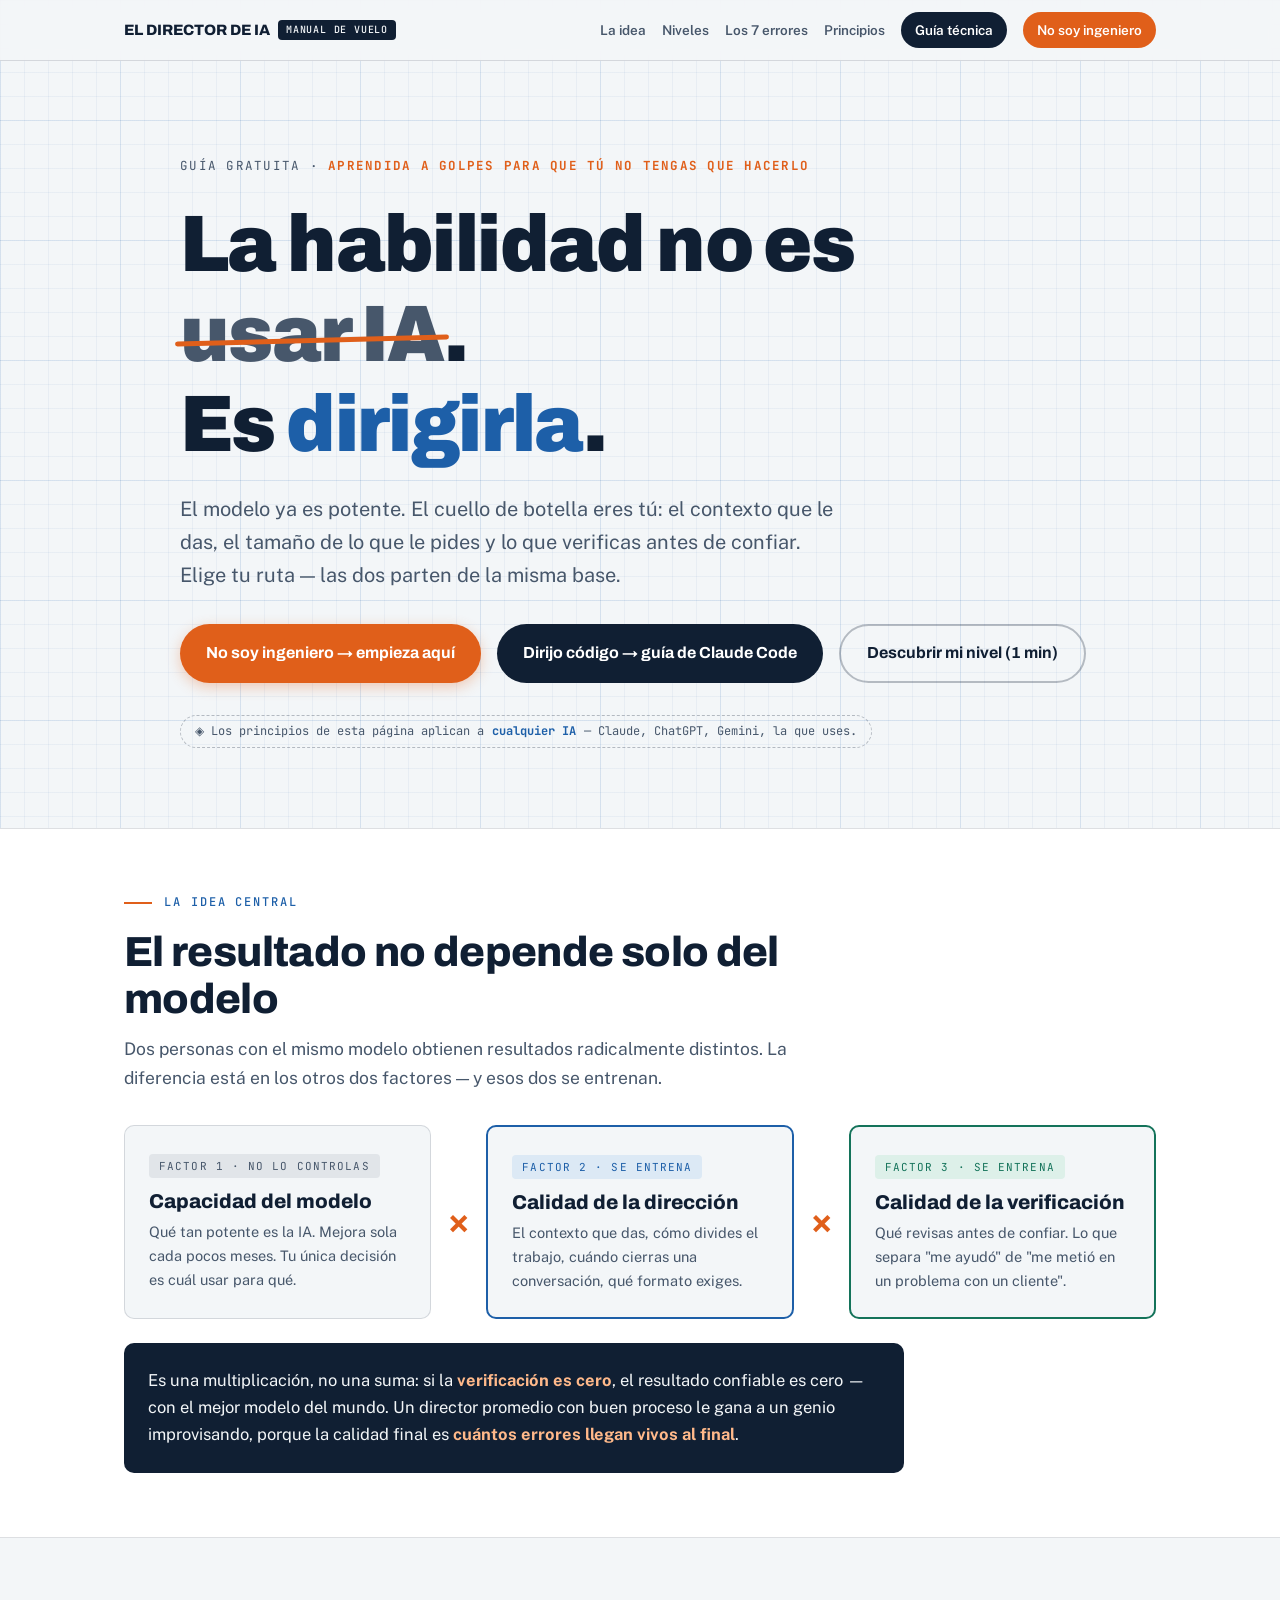
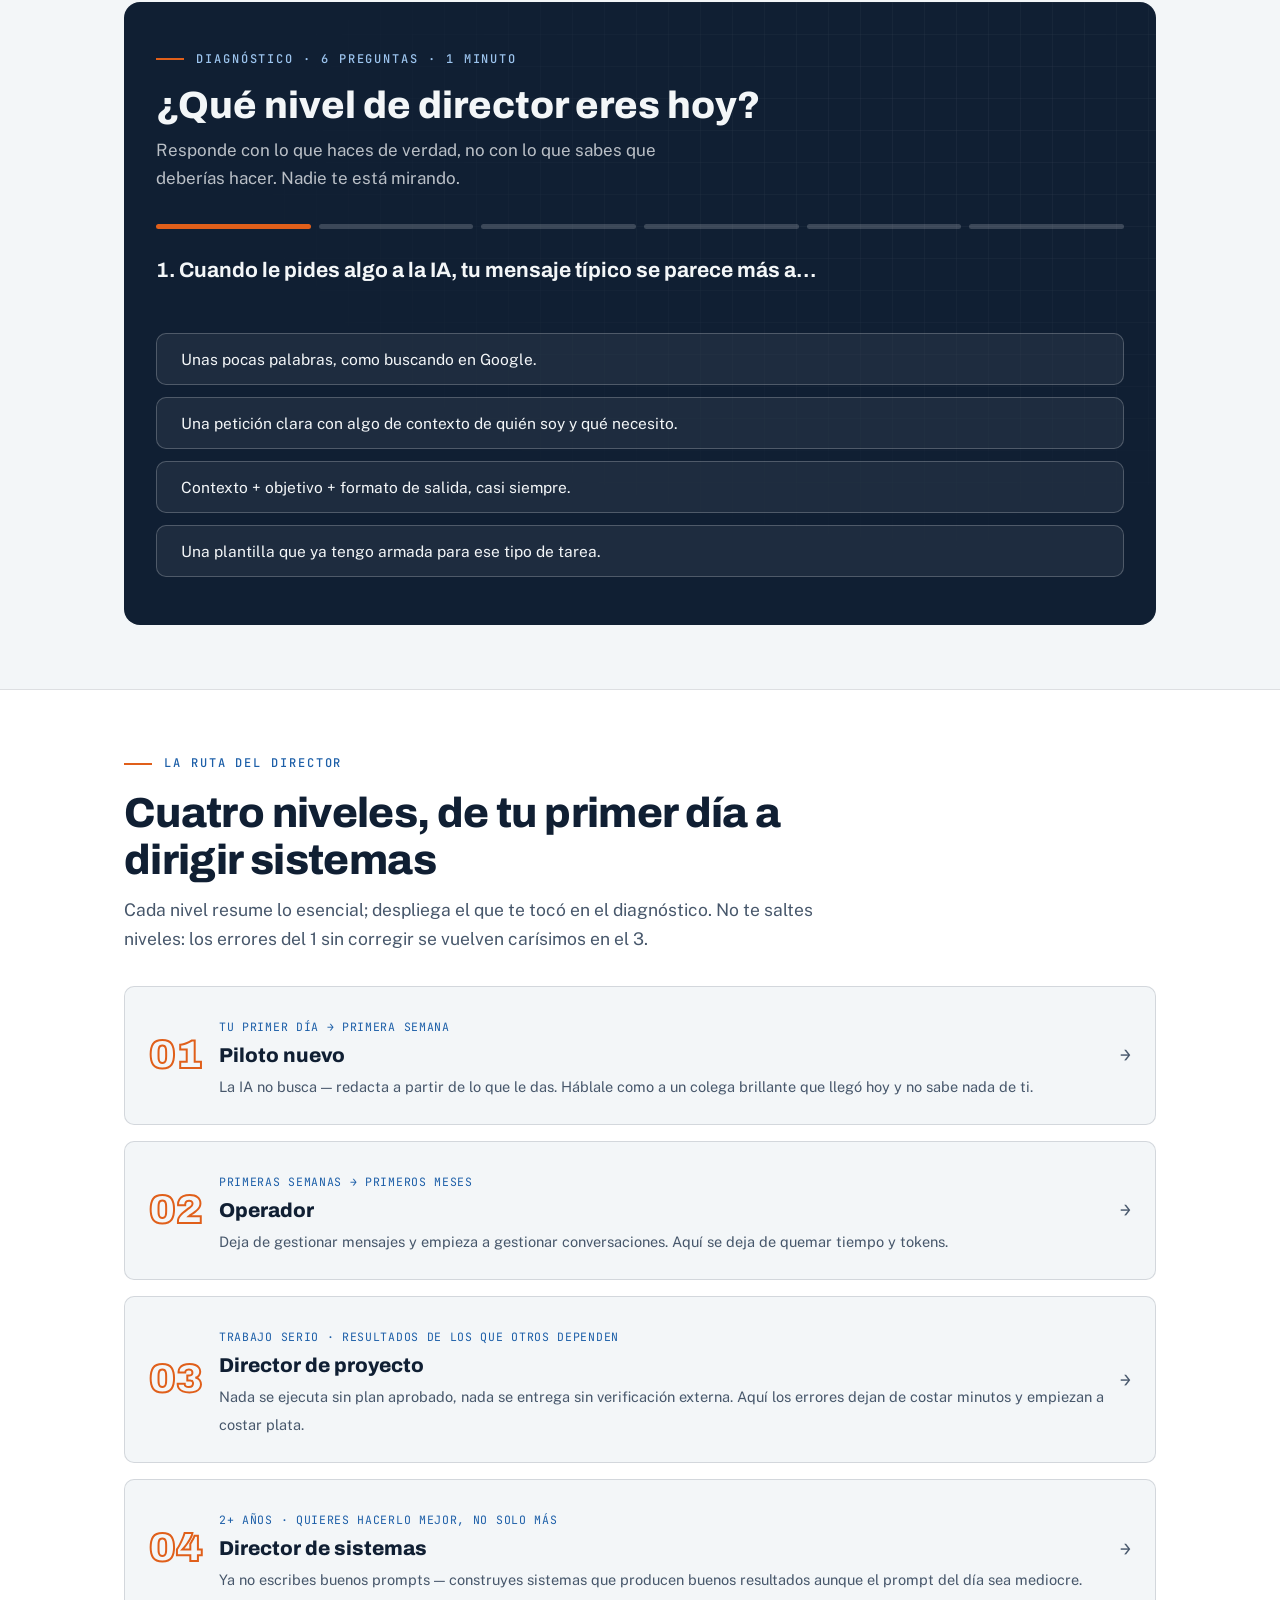
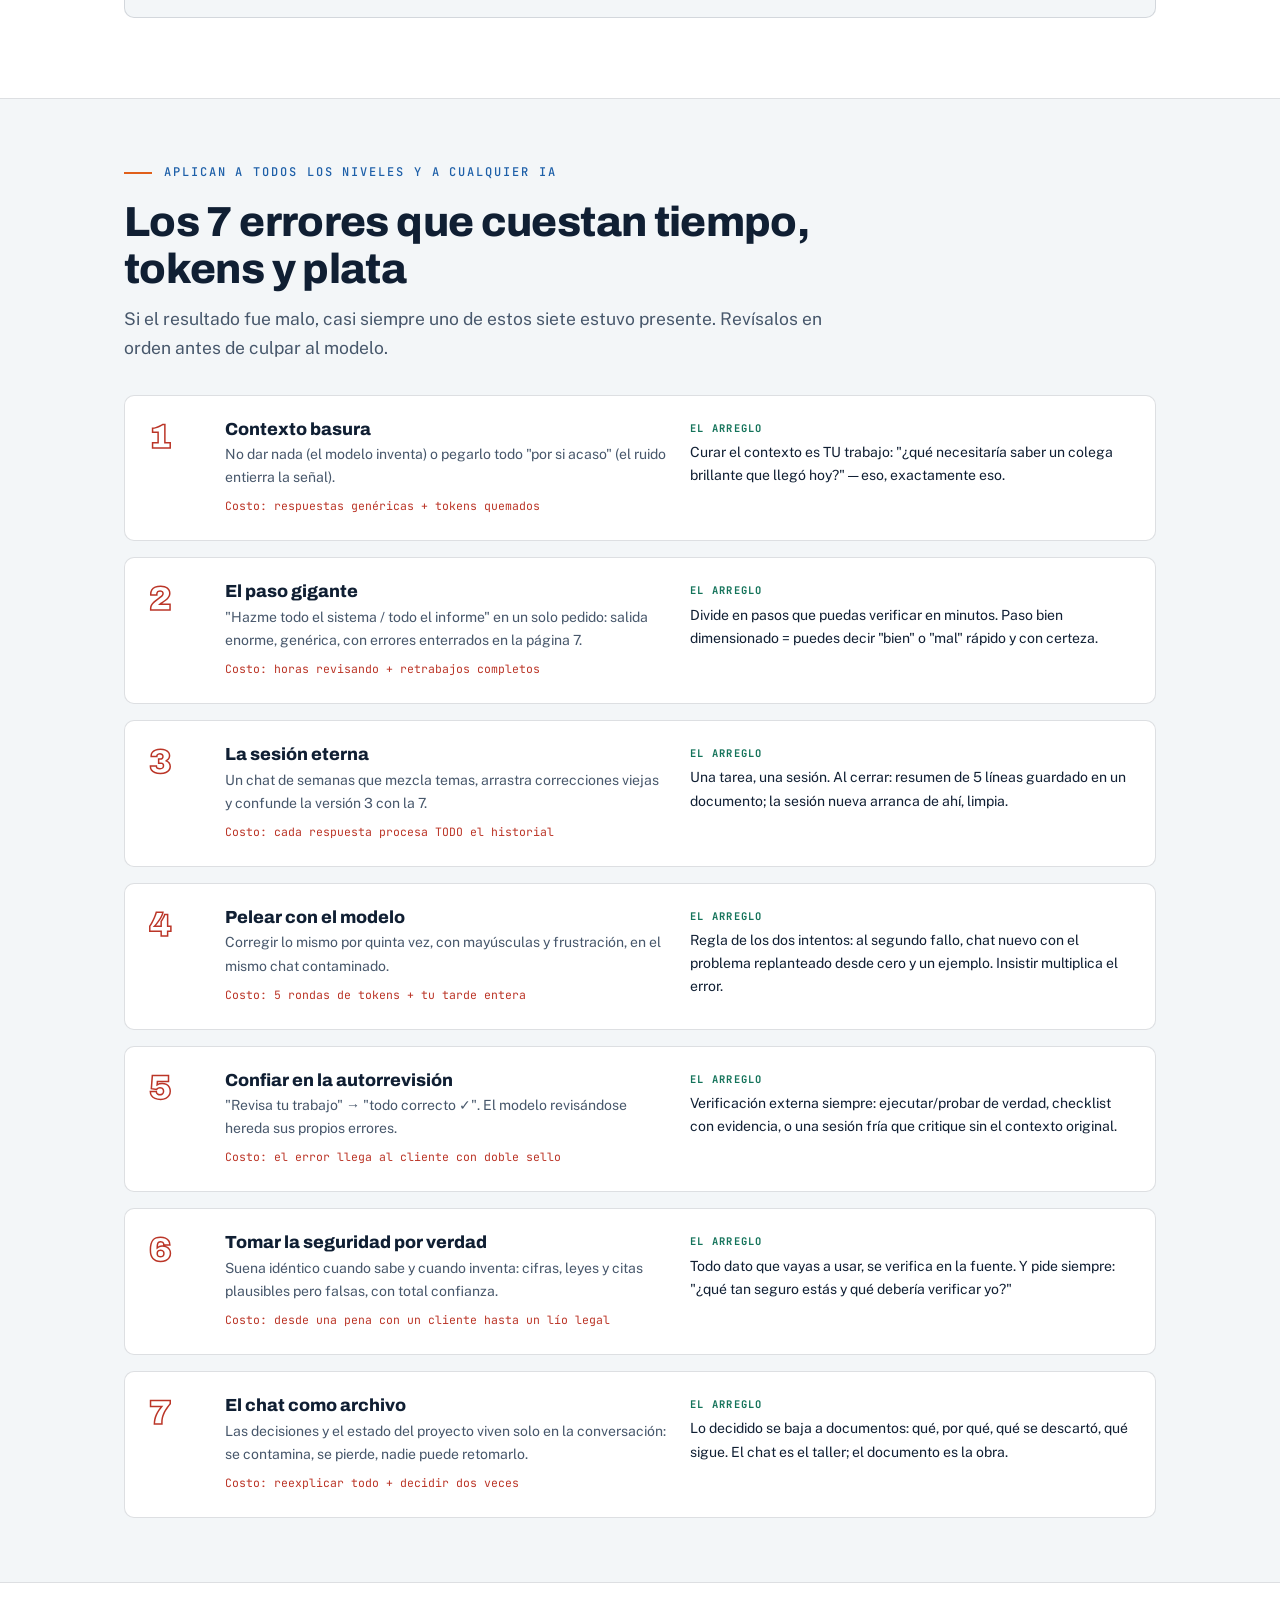
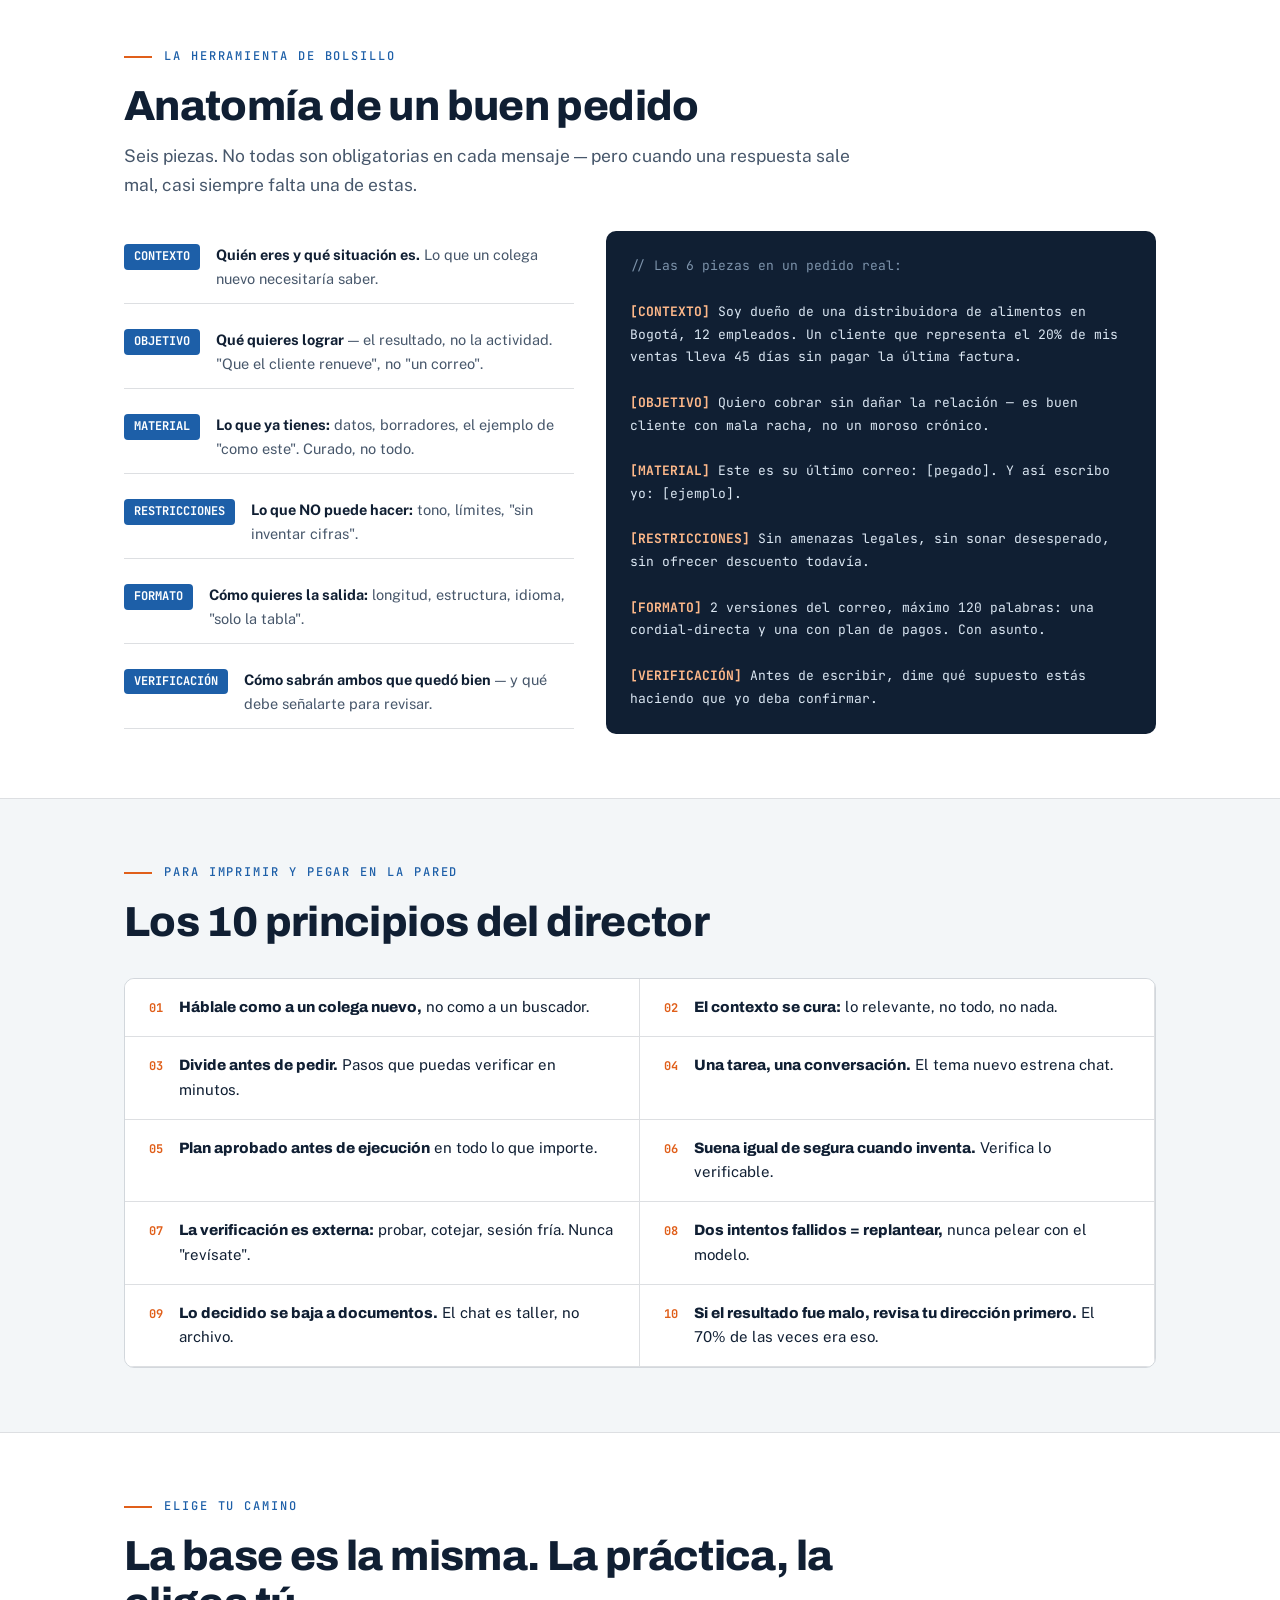
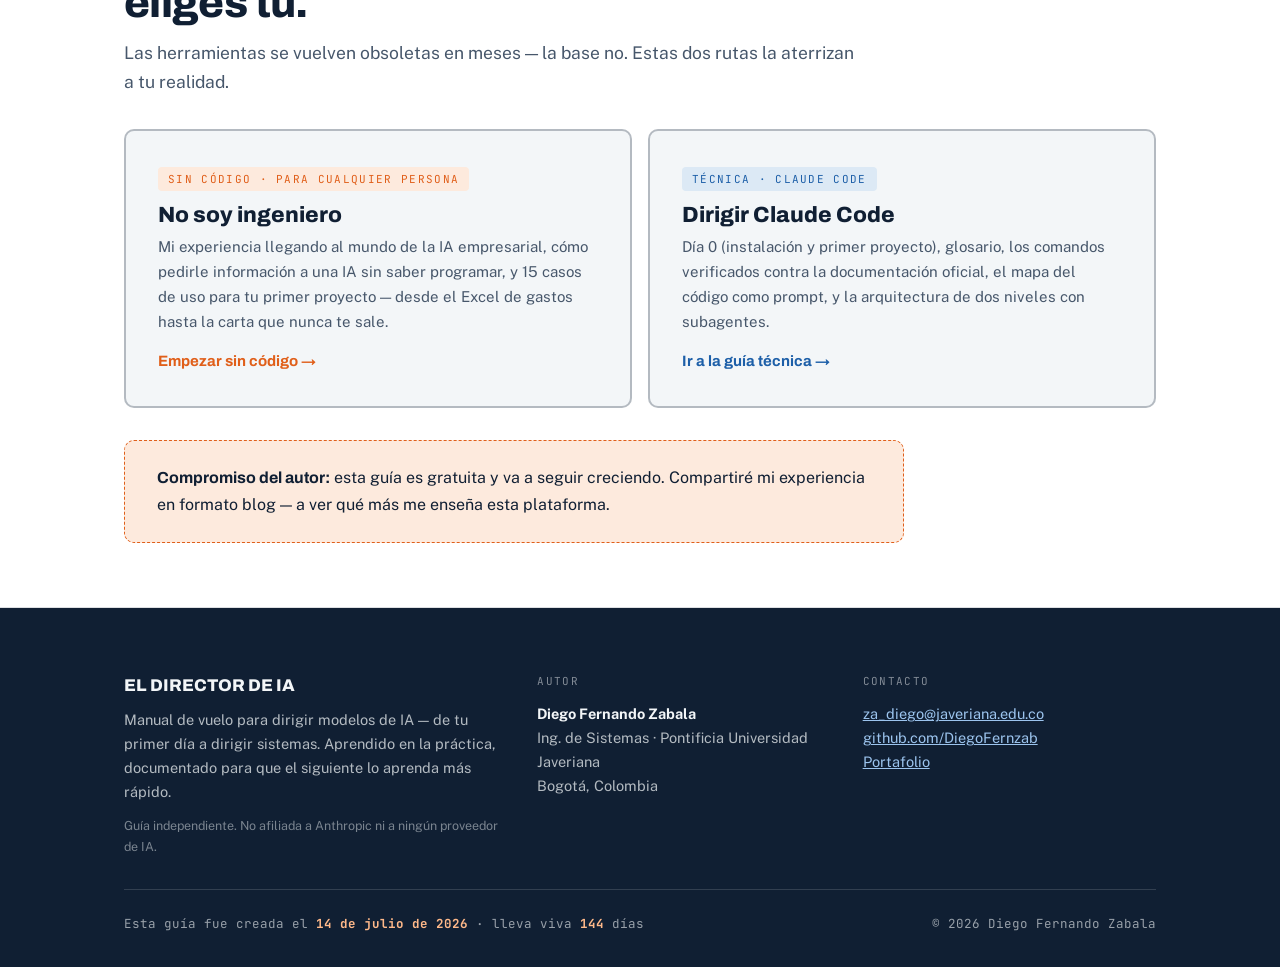
<file: index.html>
<!DOCTYPE html>
<html lang="es">
<head>
<meta charset="UTF-8">
<meta name="viewport" content="width=device-width, initial-scale=1.0">
<title>El Director de IA — La habilidad no es usar IA. Es dirigirla.</title>
<meta name="description" content="Guía gratuita para dirigir modelos de IA: 4 niveles de director, 7 errores que cuestan tiempo y plata, y rutas para ingenieros y no ingenieros. Aprendido en la práctica.">
<!-- EDITA: reemplaza TU-URL.vercel.app por la URL final al desplegar -->
<meta property="og:title" content="El Director de IA — La habilidad no es usar IA. Es dirigirla.">
<meta property="og:description" content="4 niveles de director, 7 errores que cuestan tiempo y plata, y una ruta para quien no es ingeniero. Guía gratuita, aprendida en la práctica.">
<meta property="og:type" content="website">
<meta property="og:url" content="https://TU-URL.vercel.app/">
<meta property="og:image" content="https://TU-URL.vercel.app/og.png">
<meta property="og:locale" content="es_CO">
<meta name="twitter:card" content="summary_large_image">
<link rel="preconnect" href="https://fonts.googleapis.com">
<link rel="preconnect" href="https://fonts.gstatic.com" crossorigin>
<link href="https://fonts.googleapis.com/css2?family=Archivo:wdth,wght@62..125,400..900&family=Public+Sans:ital,wght@0,400;0,500;0,600;0,700;1,400&family=JetBrains+Mono:wght@400;500;700&display=swap" rel="stylesheet">
<link rel="stylesheet" href="estilos.css">
</head>
<body>

<nav class="nav">
  <div class="nav-inner">
    <a class="nav-logo" href="#top">EL DIRECTOR DE IA <span class="chip">MANUAL DE VUELO</span></a>
    <div class="nav-links">
      <a href="#ecuacion">La idea</a>
      <a href="#niveles">Niveles</a>
      <a href="#errores">Los 7 errores</a>
      <a href="#principios">Principios</a>
      <a class="cta-alt" href="guia-claude.html">Guía técnica</a>
      <a class="cta" href="sin-codigo.html">No soy ingeniero</a>
    </div>
  </div>
</nav>

<!-- ============ HERO ============ -->
<header class="hero grande" id="top">
  <div class="container">
    <div class="hero-tag">GUÍA GRATUITA · <b>APRENDIDA A GOLPES PARA QUE TÚ NO TENGAS QUE HACERLO</b></div>
    <h1>La habilidad no es <span class="tachado">usar IA</span>.<br>Es <span class="resalta">dirigirla</span>.</h1>
    <p class="lede">El modelo ya es potente. El cuello de botella eres tú: el contexto que le das, el tamaño de lo que le pides y lo que verificas antes de confiar. Elige tu ruta — las dos parten de la misma base.</p>
    <div class="hero-ctas">
      <a class="btn btn-primario" href="sin-codigo.html">No soy ingeniero → empieza aquí</a>
      <a class="btn btn-tinta" href="guia-claude.html">Dirijo código → guía de Claude Code</a>
      <a class="btn btn-secundario" href="#diagnostico">Descubrir mi nivel (1 min)</a>
    </div>
    <span class="aviso-universal">◈ Los principios de esta página aplican a <b>cualquier IA</b> — Claude, ChatGPT, Gemini, la que uses.</span>
  </div>
</header>

<!-- ============ LA ECUACIÓN ============ -->
<section class="alt" id="ecuacion">
  <div class="container">
    <div class="sec-head reveal">
      <div class="eyebrow">La idea central</div>
      <h2>El resultado no depende solo del modelo</h2>
      <p>Dos personas con el mismo modelo obtienen resultados radicalmente distintos. La diferencia está en los otros dos factores — y esos dos se entrenan.</p>
    </div>
    <div class="ecuacion reveal">
      <div class="eq-card gris">
        <span class="tag">Factor 1 · No lo controlas</span>
        <h3>Capacidad del modelo</h3>
        <p>Qué tan potente es la IA. Mejora sola cada pocos meses. Tu única decisión es cuál usar para qué.</p>
      </div>
      <div class="eq-op">×</div>
      <div class="eq-card azul">
        <span class="tag">Factor 2 · Se entrena</span>
        <h3>Calidad de la dirección</h3>
        <p>El contexto que das, cómo divides el trabajo, cuándo cierras una conversación, qué formato exiges.</p>
      </div>
      <div class="eq-op">×</div>
      <div class="eq-card verde">
        <span class="tag">Factor 3 · Se entrena</span>
        <h3>Calidad de la verificación</h3>
        <p>Qué revisas antes de confiar. Lo que separa "me ayudó" de "me metió en un problema con un cliente".</p>
      </div>
    </div>
    <div class="ecuacion-nota reveal">
      Es una multiplicación, no una suma: si la <b>verificación es cero</b>, el resultado confiable es cero — con el mejor modelo del mundo. Un director promedio con buen proceso le gana a un genio improvisando, porque la calidad final es <b>cuántos errores llegan vivos al final</b>.
    </div>
  </div>
</section>

<!-- ============ DIAGNÓSTICO ============ -->
<section id="diagnostico">
  <div class="container">
    <div class="quiz reveal">
      <div class="eyebrow">Diagnóstico · 6 preguntas · 1 minuto</div>
      <h2>¿Qué nivel de director eres hoy?</h2>
      <p class="sub">Responde con lo que haces de verdad, no con lo que sabes que deberías hacer. Nadie te está mirando.</p>
      <div class="quiz-form" id="quizForm">
        <div class="quiz-progreso" id="quizProgreso"></div>
        <div class="quiz-pregunta" id="quizPregunta"></div>
        <div class="quiz-opciones" id="quizOpciones"></div>
      </div>
      <div class="quiz-resultado" id="quizResultado">
        <div class="eyebrow">Tu resultado</div>
        <div class="resultado-nivel" id="resNivel"></div>
        <p id="resTexto"></p>
        <a class="btn btn-primario" id="resLink" href="#nivel-1">Ir a mi nivel →</a>
        <button class="quiz-reiniciar" id="quizReiniciar">volver a empezar</button>
      </div>
    </div>
  </div>
</section>

<!-- ============ NIVELES CONDENSADOS ============ -->
<section class="alt" id="niveles">
  <div class="container">
    <div class="sec-head reveal">
      <div class="eyebrow">La ruta del director</div>
      <h2>Cuatro niveles, de tu primer día a dirigir sistemas</h2>
      <p>Cada nivel resume lo esencial; despliega el que te tocó en el diagnóstico. No te saltes niveles: los errores del 1 sin corregir se vuelven carísimos en el 3.</p>
    </div>

    <details class="nivel-det reveal" id="nivel-1">
      <summary>
        <span class="n-num">01</span>
        <span>
          <span class="n-etapa">TU PRIMER DÍA → PRIMERA SEMANA</span>
          <span class="n-titulo" style="display:block">Piloto nuevo</span>
          <span class="n-esencia">La IA no busca — redacta a partir de lo que le das. Háblale como a un colega brillante que llegó hoy y no sabe nada de ti.</span>
        </span>
        <span class="n-flecha">→</span>
      </summary>
      <div class="nivel-cuerpo">
        <p style="margin-top: var(--s4); color: var(--tinta-suave); font-size: 15.5px;">El error de todo principiante es tratar a la IA como un buscador: tres palabras y a esperar magia. La IA no busca — <b style="color:var(--tinta)">redacta a partir de lo que le das</b>. Si le das poco, inventa el resto.</p>
        <div class="practicas">
          <div class="practica">
            <h4><span class="p-clave">1.1</span>Contexto antes de la pregunta</h4>
            <p>Antes de pedir, di quién eres, qué tienes y para qué lo necesitas. Treinta segundos de contexto ahorran cinco respuestas inútiles.</p>
            <div class="malbien">
              <div class="mb mal"><span class="mb-tag">✕ Así no</span>"hazme un post para instagram"</div>
              <div class="mb bien"><span class="mb-tag">✓ Así sí</span>"Tengo una taquería en Bogotá, público joven, tono divertido. Post de Instagram para el lanzamiento de tacos al pastor este viernes. Máximo 3 líneas + 5 hashtags."</div>
            </div>
          </div>
          <div class="practica">
            <h4><span class="p-clave">1.2</span>Pide el formato de salida</h4>
            <p>Si no dices cómo quieres la respuesta, recibes la que el modelo prefiera: normalmente más larga de lo que necesitas. <b>Longitud, estructura e idioma se piden, no se esperan.</b></p>
            <div class="malbien">
              <div class="mb bien"><span class="mb-tag">✓ Fórmulas útiles</span>"en máximo 5 líneas" · "en una tabla de 3 columnas" · "solo la lista, sin explicación" · "paso a paso numerado"</div>
            </div>
          </div>
          <div class="practica">
            <h4><span class="p-clave">1.3</span>Itera, no aceptes la primera</h4>
            <p>La primera respuesta es un borrador, no la entrega. Corregir es más barato que reempezar: "más corto", "más formal", "cambia el ejemplo 2", "ahora en tono de venta".</p>
            <p><b>Regla:</b> si la respuesta está al 70%, pide el ajuste del 30%. Si está por debajo del 50%, el problema fue tu pedido — mejora el pedido, no la paciencia.</p>
          </div>
          <div class="practica">
            <h4><span class="p-clave">1.4</span>Una cosa a la vez</h4>
            <p>Pedir cinco cosas en un mensaje produce cinco respuestas mediocres. Pide una, ajústala, y sigue con la siguiente ya con ese contexto ganado.</p>
          </div>
          <div class="practica">
            <h4><span class="p-clave">1.5</span>La regla de oro: suena igual de segura cuando inventa</h4>
            <p>La IA no dice "no sé" por defecto — rellena los huecos con cosas plausibles, en el mismo tono confiado. <b>Todo dato verificable (cifras, leyes, precios, nombres, fechas) se verifica antes de usarse</b> en algo que importe.</p>
            <p>Truco de piloto nuevo: pregúntale "¿qué tan seguro estás de esto y qué debería verificar yo?" — la respuesta te dice dónde mirar.</p>
          </div>
          <div class="practica">
            <h4><span class="p-clave">1.6</span>Datos sensibles: piensa antes de pegar</h4>
            <p>No pegues contraseñas, datos de clientes o información confidencial de tu empresa sin saber la política de datos de la herramienta que usas. Pregunta en tu empresa qué está permitido — y si es tu empresa, defínelo tú.</p>
          </div>
        </div>
        <div class="nivel-cierre">
          <div class="caja-errores">
            <h5>Errores típicos del nivel 1</h5>
            <ul>
              <li>Prompts de 5 palabras y frustración con la respuesta genérica que provocan.</li>
              <li>Copiar y usar datos, cifras o citas sin verificar ninguna.</li>
              <li>Reempezar la conversación desde cero cada vez que algo sale regular.</li>
              <li>Creer que la IA "sabe" de tu negocio sin que se lo hayas contado.</li>
            </ul>
          </div>
          <div class="caja-pasas">
            <h5>Pasas al nivel 2 cuando…</h5>
            <ul>
              <li>Tus prompts llevan contexto + objetivo + formato, siempre.</li>
              <li>Corriges con instrucciones concretas en vez de reintentar a ciegas.</li>
              <li>Verificas por reflejo cualquier dato que vayas a usar de verdad.</li>
              <li>Puedes predecir, antes de enviar, si tu prompt va a dar buena respuesta.</li>
            </ul>
          </div>
        </div>
      </div>
    </details>

    <details class="nivel-det reveal" id="nivel-2">
      <summary>
        <span class="n-num">02</span>
        <span>
          <span class="n-etapa">PRIMERAS SEMANAS → PRIMEROS MESES</span>
          <span class="n-titulo" style="display:block">Operador</span>
          <span class="n-esencia">Deja de gestionar mensajes y empieza a gestionar conversaciones. Aquí se deja de quemar tiempo y tokens.</span>
        </span>
        <span class="n-flecha">→</span>
      </summary>
      <div class="nivel-cuerpo">
        <p style="margin-top: var(--s4); color: var(--tinta-suave); font-size: 15.5px;">Ya pides bien. Ahora el juego cambia: deja de gestionar <b style="color:var(--tinta)">mensajes</b> y empieza a gestionar <b style="color:var(--tinta)">conversaciones</b>. La mayor pérdida de tiempo y tokens de este nivel viene de conversaciones eternas y contaminadas — y de tareas grandes pedidas de un solo golpe.</p>
        <div class="practicas">
          <div class="practica">
            <h4><span class="p-clave">2.1</span>Una tarea, una conversación</h4>
            <p>Cada conversación acumula todo lo dicho — incluidos los errores ya corregidos y los temas abandonados. Mezclar el informe de ventas con el correo al proveedor y el plan de vacaciones degrada las tres cosas.</p>
            <p><b>Regla:</b> tema nuevo = chat nuevo. Y si una conversación lleva muchas correcciones acumuladas, ciérrala: resume lo decidido en 5 líneas y arranca limpia con ese resumen.</p>
          </div>
          <div class="practica">
            <h4><span class="p-clave">2.2</span>Divide antes de pedir</h4>
            <p>"Hazme el plan de negocio completo" produce 10 páginas genéricas. El mismo trabajo en pasos — primero el análisis del cliente, luego la propuesta de valor, luego los números — produce algo usable, porque cada paso se corrige antes de contaminar el siguiente.</p>
            <div class="malbien">
              <div class="mb mal"><span class="mb-tag">✕ Así no</span>"créame toda la estrategia de marketing del año"</div>
              <div class="mb bien"><span class="mb-tag">✓ Así sí</span>"Paso 1: con este contexto [pega contexto], dame 5 ángulos de campaña con pros y contras de cada uno. Después elegimos uno y lo desarrollamos."</div>
            </div>
          </div>
          <div class="practica">
            <h4><span class="p-clave">2.3</span>Muestra un ejemplo</h4>
            <p>Describir un estilo toma tres párrafos y sale mal. Mostrarlo toma un pegado y sale bien: <b>"como este"</b> es la instrucción más poderosa que existe. Un correo tuyo, una propuesta que te gustó, un post que funcionó.</p>
          </div>
          <div class="practica">
            <h4><span class="p-clave">2.4</span>Pide opciones con precio, no respuestas únicas</h4>
            <p>Para decisiones, la pregunta correcta no es "¿qué hago?" sino <b>"dame 3 opciones con lo que gana, lo que cuesta y el riesgo de cada una, y tu recomendación"</b>. Te da el mapa completo y conserva la decisión donde debe estar: en ti.</p>
          </div>
          <div class="practica">
            <h4><span class="p-clave">2.5</span>Dos intentos fallidos = replantear, no pelear</h4>
            <p>Si corriges lo mismo dos veces y sigue mal, la tercera corrección en el mismo chat casi nunca funciona: el contexto ya está contaminado. <b>Cambia de estrategia, no de intensidad:</b> chat nuevo, problema reexplicado desde cero, idealmente con un ejemplo de lo que quieres.</p>
          </div>
          <div class="practica">
            <h4><span class="p-clave">2.6</span>Configura una vez, aprovecha siempre</h4>
            <p>Instrucciones que repites en cada chat ("respóndeme en español", "soy dueño de una pyme", "sé directo") van en las preferencias o instrucciones permanentes de la herramienta. Los proyectos o espacios de trabajo agrupan contexto que no quieres repegar. <b>Cinco minutos de configuración ahorran horas de repetición.</b></p>
          </div>
        </div>
        <div class="nivel-cierre">
          <div class="caja-errores">
            <h5>Errores típicos del nivel 2</h5>
            <ul>
              <li>El chat eterno de 200 mensajes que mezcla cuatro temas y ya nadie entiende.</li>
              <li>Pegar 40 páginas "por si acaso": el ruido entierra lo importante y quema tokens.</li>
              <li>Corregir lo mismo cinco veces con creciente frustración (y creciente factura).</li>
              <li>Pedir la tarea completa de un golpe y recibir un genérico de 10 páginas.</li>
            </ul>
          </div>
          <div class="caja-pasas">
            <h5>Pasas al nivel 3 cuando…</h5>
            <ul>
              <li>Sabes cuándo una conversación murió y la cierras sin dolor.</li>
              <li>Divides tareas grandes en pasos por reflejo, antes de pedir.</li>
              <li>Usas ejemplos y contexto curado — lo relevante, no todo.</li>
              <li>Tus decisiones importantes pasan por "opciones con precio".</li>
            </ul>
          </div>
        </div>
      </div>
    </details>

    <details class="nivel-det reveal" id="nivel-3">
      <summary>
        <span class="n-num">03</span>
        <span>
          <span class="n-etapa">TRABAJO SERIO · RESULTADOS DE LOS QUE OTROS DEPENDEN</span>
          <span class="n-titulo" style="display:block">Director de proyecto</span>
          <span class="n-esencia">Nada se ejecuta sin plan aprobado, nada se entrega sin verificación externa. Aquí los errores dejan de costar minutos y empiezan a costar plata.</span>
        </span>
        <span class="n-flecha">→</span>
      </summary>
      <div class="nivel-cuerpo">
        <p style="margin-top: var(--s4); color: var(--tinta-suave); font-size: 15.5px;">Aquí la IA deja de ser un asistente de tareas sueltas y se vuelve parte de tu proceso de producción — código, documentos, análisis, entregas a clientes. El salto es doble: <b style="color:var(--tinta)">nada se ejecuta sin plan aprobado</b>, y <b style="color:var(--tinta)">nada se entrega sin verificación externa</b>.</p>
        <div class="practicas">
          <div class="practica">
            <h4><span class="p-clave">3.1</span>Plan primero, ejecución después</h4>
            <p>Para todo trabajo no trivial, el flujo es: <b>"propón el plan y espera mi confirmación antes de ejecutar"</b>. El plan saca a la luz las decisiones ocultas que, si no, el modelo toma solo y en silencio a mitad del trabajo.</p>
            <div class="malbien">
              <div class="mb bien"><span class="mb-tag">✓ El prompt clave del nivel</span>"Antes de hacer nada: propónme el plan con pasos verificables, qué queda FUERA del alcance, y las decisiones que necesitas de mí como opciones A/B con tu recomendación. Espera mi ok."</div>
            </div>
          </div>
          <div class="practica">
            <h4><span class="p-clave">3.2</span>El estado vive en documentos, no en el chat</h4>
            <p>El chat se contamina, se pierde, se acaba. Todo lo decidido se baja a un documento: el plan, las decisiones con su porqué, lo que quedó pendiente. La próxima sesión <b>arranca leyendo el documento, no recordando el chat</b>. Si solo existe en la conversación, no existe.</p>
          </div>
          <div class="practica">
            <h4><span class="p-clave">3.3</span>La verificación nunca se delega al mismo modelo</h4>
            <p>"Revísalo tú mismo" → "todo correcto ✓" es teatro: el modelo revisándose hereda sus propios errores. Verificación real, en orden de confiabilidad: <b>(1) ejecución real</b> — correr el código, probar el flujo, cotejar la cifra con la fuente; <b>(2) checklist externo</b> punto por punto exigiendo evidencia; <b>(3) una sesión nueva y fría</b> que critique el resultado sin el contexto de la original.</p>
          </div>
          <div class="practica">
            <h4><span class="p-clave">3.4</span>Define "terminado" antes de empezar</h4>
            <p>Sin definición de terminado, todo queda "casi listo" para siempre. Antes de arrancar, escribe el criterio: <b>"está terminado cuando [alguien puede hacer X] y [se verificó Y]"</b>. El truco del demo de 1 minuto: si no puedes demostrarlo en 60 segundos, no está terminado.</p>
          </div>
          <div class="practica">
            <h4><span class="p-clave">3.5</span>Abogado del diablo antes de comprometerte</h4>
            <p>Antes de firmar un diseño, un presupuesto o una promesa a un cliente, una sesión aparte: <b>"critica esta propuesta: supuestos no verificados, qué falla primero, qué alternativa más simple logra el 80%"</b>. Cuesta 15 minutos; el error que atrapa cuesta semanas.</p>
          </div>
          <div class="practica">
            <h4><span class="p-clave">3.6</span>Modelo caro para pensar, económico para ejecutar</h4>
            <p>No todo merece el modelo más potente. <b>Planear, diseñar y verificar</b> → el mejor modelo disponible. <b>Tareas mecánicas ya bien definidas</b> (reformatear, traducir, generar variaciones) → uno más económico. Es la diferencia entre pagar arquitecto y pagar arquitecto para pintar paredes.</p>
          </div>
        </div>
        <div class="nivel-cierre">
          <div class="caja-errores">
            <h5>Errores típicos del nivel 3</h5>
            <ul>
              <li>Dejar que el modelo "aproveche y también arregle otras cosas" — alcance silencioso que rompe lo que funcionaba.</li>
              <li>Confiar en el "ya lo revisé, todo correcto" del propio modelo.</li>
              <li>Entregar a un cliente algo probado solo en el caso feliz.</li>
              <li>Tener el proyecto entero viviendo en un chat de dos semanas.</li>
            </ul>
          </div>
          <div class="caja-pasas">
            <h5>Pasas al nivel 4 cuando…</h5>
            <ul>
              <li>Nada llega al cliente o a producción sin verificación externa al modelo.</li>
              <li>Tus proyectos tienen documentos vivos que cualquier sesión puede retomar.</li>
              <li>Planeas con el modelo, pero las decisiones quedan escritas y son tuyas.</li>
              <li>Sabes cuánto te cuesta (tiempo + tokens) cada tipo de tarea.</li>
            </ul>
          </div>
        </div>
      </div>
    </details>

    <details class="nivel-det reveal" id="nivel-4">
      <summary>
        <span class="n-num">04</span>
        <span>
          <span class="n-etapa">2+ AÑOS · QUIERES HACERLO MEJOR, NO SOLO MÁS</span>
          <span class="n-titulo" style="display:block">Director de sistemas</span>
          <span class="n-esencia">Ya no escribes buenos prompts — construyes sistemas que producen buenos resultados aunque el prompt del día sea mediocre.</span>
        </span>
        <span class="n-flecha">→</span>
      </summary>
      <div class="nivel-cuerpo">
        <p style="margin-top: var(--s4); color: var(--tinta-suave); font-size: 15.5px;">El director avanzado ya no escribe buenos prompts — <b style="color:var(--tinta)">construye sistemas que producen buenos resultados aunque el prompt del día sea mediocre</b>. Su trabajo se parece menos a chatear y más a diseñar el proceso. Y sabe la verdad incómoda del oficio: cuando el resultado es malo, el 70% de las veces el problema fue la dirección, no el modelo.</p>
        <div class="practicas">
          <div class="practica">
            <h4><span class="p-clave">4.1</span>Construye método reutilizable, no prompts sueltos</h4>
            <p>Todo lo que funcionó dos veces se convierte en plantilla, manual o instrucción permanente: cómo se planea, cómo se critica, cómo se verifica, cómo se cierra una sesión. <b>El conocimiento vive en archivos que cualquier sesión — y cualquier persona de tu equipo — puede usar</b>, no en tu memoria de qué prompt funcionó aquella vez.</p>
          </div>
          <div class="practica">
            <h4><span class="p-clave">4.2</span>Arquitectura de dos niveles</h4>
            <p>El patrón de máxima calidad con presupuesto real: <b>el modelo fuerte (o tú) piensa, planea y verifica; el ejecutor teclea dentro de rieles</b> — pasos pequeños, con criterio de verificación explícito por paso. Un ejecutor al que no le confiarías el diseño produce trabajo de producción, porque nunca tuvo la oportunidad de diseñar mal.</p>
            <p><a href="guia-claude.html#dos-niveles">Ver el ejemplo real con subagentes y hooks →</a></p>
          </div>
          <div class="practica">
            <h4><span class="p-clave">4.3</span>Ajusta el tamaño del paso al ejecutor</h4>
            <p>La perilla maestra del director: modelo potente → tareas grandes con revisión al final; modelo limitado → una función, un párrafo, un paso a la vez, revisando cada salida. <b>La señal de que el paso quedó grande: el modelo empieza a inventar</b> — cosas que no le diste, soluciones que no pediste. La respuesta no es regañarlo: es partir el paso en dos.</p>
          </div>
          <div class="practica">
            <h4><span class="p-clave">4.4</span>Delega con permisos limitados, nunca con superusuario</h4>
            <p>Cuando conectas la IA a tus sistemas (correo, archivos, código que se ejecuta solo), <b>el agente debe tener los permisos mínimos para su tarea — jamás heredar todos los tuyos</b>. Y las acciones irreversibles (enviar, borrar, pagar, publicar) siempre pasan por confirmación humana. Los casos legales de agentes que prometieron de más ya existen; la empresa responde por lo que su agente dice.</p>
          </div>
          <div class="practica">
            <h4><span class="p-clave">4.5</span>Mide para mejorar: retrabajos, tokens, tiempo</h4>
            <p>Sin medir, "mejorar" es una sensación. Tres números bastan: <b>¿cuántas veces retrabajas la misma entrega? ¿cuánto cuesta en tokens cada tipo de tarea? ¿dónde se te va el tiempo — dirigiendo o corrigiendo?</b> Un retrabajo recurrente es un defecto del proceso, y los defectos de proceso se arreglan en el manual, no en el chat.</p>
          </div>
          <div class="practica">
            <h4><span class="p-clave">4.6</span>Sabe cuándo NO usar IA — y enseña a otros</h4>
            <p>Hay tareas donde verificar la salida cuesta más que hacer el trabajo directo: ahí la IA resta. Y la marca final del nivel 4: <b>la dirección se documenta y se transfiere</b>. Si mañana entrenas a alguien y en dos semanas dirige al 80% de tu nivel, construiste un sistema. Si no puede, construiste una dependencia de ti.</p>
          </div>
        </div>
        <div class="nivel-cierre">
          <div class="caja-errores">
            <h5>Errores típicos del nivel 4</h5>
            <ul>
              <li>Sobreautomatizar: quitar la revisión humana de pasos que aún la necesitan.</li>
              <li>Adoptar cada herramienta nueva por moda, sin un problema que la pida.</li>
              <li>Ser el único que sabe dirigir — el sistema muere cuando te enfermas.</li>
              <li>Culpar al modelo sin revisar primero la propia dirección.</li>
            </ul>
          </div>
          <div class="caja-pasas">
            <h5>Sigues creciendo cuando…</h5>
            <ul>
              <li>Cada lección aprendida termina en el manual, no solo en tu cabeza.</li>
              <li>Tu proceso sobrevive al cambio de modelo, de herramienta y de proyecto.</li>
              <li>Otros aprenden a dirigir con tu sistema más rápido de lo que tú aprendiste.</li>
              <li>Puedes explicar, con números, qué te ahorra la IA y qué te cuesta.</li>
            </ul>
          </div>
        </div>
      </div>
    </details>
  </div>
</section>

<!-- ============ 7 ERRORES ============ -->
<section id="errores">
  <div class="container">
    <div class="sec-head reveal">
      <div class="eyebrow">Aplican a todos los niveles y a cualquier IA</div>
      <h2>Los 7 errores que cuestan tiempo, tokens y plata</h2>
      <p>Si el resultado fue malo, casi siempre uno de estos siete estuvo presente. Revísalos en orden antes de culpar al modelo.</p>
    </div>
    <div class="errores-grid">
      <div class="error-card reveal">
        <div class="en">1</div>
        <div><h4>Contexto basura</h4><p class="sintoma">No dar nada (el modelo inventa) o pegarlo todo "por si acaso" (el ruido entierra la señal).</p><span class="costo">Costo: respuestas genéricas + tokens quemados</span></div>
        <div class="fix"><span class="fx">El arreglo</span>Curar el contexto es TU trabajo: "¿qué necesitaría saber un colega brillante que llegó hoy?" — eso, exactamente eso.</div>
      </div>
      <div class="error-card reveal">
        <div class="en">2</div>
        <div><h4>El paso gigante</h4><p class="sintoma">"Hazme todo el sistema / todo el informe" en un solo pedido: salida enorme, genérica, con errores enterrados en la página 7.</p><span class="costo">Costo: horas revisando + retrabajos completos</span></div>
        <div class="fix"><span class="fx">El arreglo</span>Divide en pasos que puedas verificar en minutos. Paso bien dimensionado = puedes decir "bien" o "mal" rápido y con certeza.</div>
      </div>
      <div class="error-card reveal">
        <div class="en">3</div>
        <div><h4>La sesión eterna</h4><p class="sintoma">Un chat de semanas que mezcla temas, arrastra correcciones viejas y confunde la versión 3 con la 7.</p><span class="costo">Costo: cada respuesta procesa TODO el historial</span></div>
        <div class="fix"><span class="fx">El arreglo</span>Una tarea, una sesión. Al cerrar: resumen de 5 líneas guardado en un documento; la sesión nueva arranca de ahí, limpia.</div>
      </div>
      <div class="error-card reveal">
        <div class="en">4</div>
        <div><h4>Pelear con el modelo</h4><p class="sintoma">Corregir lo mismo por quinta vez, con mayúsculas y frustración, en el mismo chat contaminado.</p><span class="costo">Costo: 5 rondas de tokens + tu tarde entera</span></div>
        <div class="fix"><span class="fx">El arreglo</span>Regla de los dos intentos: al segundo fallo, chat nuevo con el problema replanteado desde cero y un ejemplo. Insistir multiplica el error.</div>
      </div>
      <div class="error-card reveal">
        <div class="en">5</div>
        <div><h4>Confiar en la autorrevisión</h4><p class="sintoma">"Revisa tu trabajo" → "todo correcto ✓". El modelo revisándose hereda sus propios errores.</p><span class="costo">Costo: el error llega al cliente con doble sello</span></div>
        <div class="fix"><span class="fx">El arreglo</span>Verificación externa siempre: ejecutar/probar de verdad, checklist con evidencia, o una sesión fría que critique sin el contexto original.</div>
      </div>
      <div class="error-card reveal">
        <div class="en">6</div>
        <div><h4>Tomar la seguridad por verdad</h4><p class="sintoma">Suena idéntico cuando sabe y cuando inventa: cifras, leyes y citas plausibles pero falsas, con total confianza.</p><span class="costo">Costo: desde una pena con un cliente hasta un lío legal</span></div>
        <div class="fix"><span class="fx">El arreglo</span>Todo dato que vayas a usar, se verifica en la fuente. Y pide siempre: "¿qué tan seguro estás y qué debería verificar yo?"</div>
      </div>
      <div class="error-card reveal">
        <div class="en">7</div>
        <div><h4>El chat como archivo</h4><p class="sintoma">Las decisiones y el estado del proyecto viven solo en la conversación: se contamina, se pierde, nadie puede retomarlo.</p><span class="costo">Costo: reexplicar todo + decidir dos veces</span></div>
        <div class="fix"><span class="fx">El arreglo</span>Lo decidido se baja a documentos: qué, por qué, qué se descartó, qué sigue. El chat es el taller; el documento es la obra.</div>
      </div>
    </div>
  </div>
</section>

<!-- ============ ANATOMÍA ============ -->
<section class="alt" id="anatomia">
  <div class="container">
    <div class="sec-head reveal">
      <div class="eyebrow">La herramienta de bolsillo</div>
      <h2>Anatomía de un buen pedido</h2>
      <p>Seis piezas. No todas son obligatorias en cada mensaje — pero cuando una respuesta sale mal, casi siempre falta una de estas.</p>
    </div>
    <div class="anatomia">
      <div class="anatomia-piezas reveal">
        <div class="pieza"><span class="pk">CONTEXTO</span><span class="pd"><b>Quién eres y qué situación es.</b> Lo que un colega nuevo necesitaría saber.</span></div>
        <div class="pieza"><span class="pk">OBJETIVO</span><span class="pd"><b>Qué quieres lograr</b> — el resultado, no la actividad. "Que el cliente renueve", no "un correo".</span></div>
        <div class="pieza"><span class="pk">MATERIAL</span><span class="pd"><b>Lo que ya tienes:</b> datos, borradores, el ejemplo de "como este". Curado, no todo.</span></div>
        <div class="pieza"><span class="pk">RESTRICCIONES</span><span class="pd"><b>Lo que NO puede hacer:</b> tono, límites, "sin inventar cifras".</span></div>
        <div class="pieza"><span class="pk">FORMATO</span><span class="pd"><b>Cómo quieres la salida:</b> longitud, estructura, idioma, "solo la tabla".</span></div>
        <div class="pieza"><span class="pk">VERIFICACIÓN</span><span class="pd"><b>Cómo sabrán ambos que quedó bien</b> — y qué debe señalarte para revisar.</span></div>
      </div>
      <div class="prompt-demo reveal">
        <span class="cm">// Las 6 piezas en un pedido real:</span><br><br>
        <span class="pl">[CONTEXTO]</span> Soy dueño de una distribuidora de alimentos en Bogotá, 12 empleados. Un cliente que representa el 20% de mis ventas lleva 45 días sin pagar la última factura.<br><br>
        <span class="pl">[OBJETIVO]</span> Quiero cobrar sin dañar la relación — es buen cliente con mala racha, no un moroso crónico.<br><br>
        <span class="pl">[MATERIAL]</span> Este es su último correo: [pegado]. Y así escribo yo: [ejemplo].<br><br>
        <span class="pl">[RESTRICCIONES]</span> Sin amenazas legales, sin sonar desesperado, sin ofrecer descuento todavía.<br><br>
        <span class="pl">[FORMATO]</span> 2 versiones del correo, máximo 120 palabras: una cordial-directa y una con plan de pagos. Con asunto.<br><br>
        <span class="pl">[VERIFICACIÓN]</span> Antes de escribir, dime qué supuesto estás haciendo que yo deba confirmar.
      </div>
    </div>
  </div>
</section>

<!-- ============ PRINCIPIOS ============ -->
<section id="principios">
  <div class="container">
    <div class="sec-head reveal">
      <div class="eyebrow">Para imprimir y pegar en la pared</div>
      <h2>Los 10 principios del director</h2>
    </div>
    <div class="principios reveal">
      <div class="principio"><span class="pn">01</span><p><b>Háblale como a un colega nuevo,</b> no como a un buscador.</p></div>
      <div class="principio"><span class="pn">02</span><p><b>El contexto se cura:</b> lo relevante, no todo, no nada.</p></div>
      <div class="principio"><span class="pn">03</span><p><b>Divide antes de pedir.</b> Pasos que puedas verificar en minutos.</p></div>
      <div class="principio"><span class="pn">04</span><p><b>Una tarea, una conversación.</b> El tema nuevo estrena chat.</p></div>
      <div class="principio"><span class="pn">05</span><p><b>Plan aprobado antes de ejecución</b> en todo lo que importe.</p></div>
      <div class="principio"><span class="pn">06</span><p><b>Suena igual de segura cuando inventa.</b> Verifica lo verificable.</p></div>
      <div class="principio"><span class="pn">07</span><p><b>La verificación es externa:</b> probar, cotejar, sesión fría. Nunca "revísate".</p></div>
      <div class="principio"><span class="pn">08</span><p><b>Dos intentos fallidos = replantear,</b> nunca pelear con el modelo.</p></div>
      <div class="principio"><span class="pn">09</span><p><b>Lo decidido se baja a documentos.</b> El chat es taller, no archivo.</p></div>
      <div class="principio"><span class="pn">10</span><p><b>Si el resultado fue malo, revisa tu dirección primero.</b> El 70% de las veces era eso.</p></div>
    </div>
  </div>
</section>

<!-- ============ RUTAS ============ -->
<section class="alt" id="rutas">
  <div class="container">
    <div class="sec-head reveal">
      <div class="eyebrow">Elige tu camino</div>
      <h2>La base es la misma. La práctica, la eliges tú.</h2>
      <p>Las herramientas se vuelven obsoletas en meses — la base no. Estas dos rutas la aterrizan a tu realidad.</p>
    </div>
    <div class="banda-rutas reveal">
      <a class="ruta-card humana" href="sin-codigo.html">
        <span class="rc-tag">Sin código · Para cualquier persona</span>
        <h3>No soy ingeniero</h3>
        <p>Mi experiencia llegando al mundo de la IA empresarial, cómo pedirle información a una IA sin saber programar, y 15 casos de uso para tu primer proyecto — desde el Excel de gastos hasta la carta que nunca te sale.</p>
        <span class="rc-ir">Empezar sin código →</span>
      </a>
      <a class="ruta-card tecnica" href="guia-claude.html">
        <span class="rc-tag">Técnica · Claude Code</span>
        <h3>Dirigir Claude Code</h3>
        <p>Día 0 (instalación y primer proyecto), glosario, los comandos verificados contra la documentación oficial, el mapa del código como prompt, y la arquitectura de dos niveles con subagentes.</p>
        <span class="rc-ir">Ir a la guía técnica →</span>
      </a>
    </div>
    <div class="compromiso reveal" style="margin-top: var(--s6);">
      <b>Compromiso del autor:</b> esta guía es gratuita y va a seguir creciendo. Compartiré mi experiencia en formato blog — a ver qué más me enseña esta plataforma.
    </div>
  </div>
</section>

<!-- ============ FOOTER ============ -->
<footer>
  <div class="container">
    <div class="f-grid">
      <div>
        <div class="f-logo">EL DIRECTOR DE IA</div>
        <p>Manual de vuelo para dirigir modelos de IA — de tu primer día a dirigir sistemas. Aprendido en la práctica, documentado para que el siguiente lo aprenda más rápido.</p>
        <p style="margin-top: 12px; font-size: 12.5px; opacity: .65;">Guía independiente. No afiliada a Anthropic ni a ningún proveedor de IA.</p>
      </div>
      <div>
        <div class="f-titulo">Autor</div>
        <p><b style="color:#f3f6f8;">Diego Fernando Zabala</b><br>Ing. de Sistemas · Pontificia Universidad Javeriana<br>Bogotá, Colombia</p>
      </div>
      <div>
        <div class="f-titulo">Contacto</div>
        <p><a href="mailto:za_diego@javeriana.edu.co">za_diego@javeriana.edu.co</a><br>
        <a href="https://github.com/DiegoFernzab" target="_blank" rel="noopener">github.com/DiegoFernzab</a><br>
        <a href="https://presentacion-personal-six.vercel.app/" target="_blank" rel="noopener">Portafolio</a></p>
      </div>
    </div>
    <div class="f-contador">
      <span>Esta guía fue creada el <b>14 de julio de 2026</b> · lleva viva <b id="diasViva">0</b> días</span>
      <span>© 2026 Diego Fernando Zabala</span>
    </div>
  </div>
</footer>

<script>
(function() {
  /* ===== Contador de días ===== */
  var creada = new Date(2026, 6, 14); /* 14 julio 2026 */
  var dias = Math.max(0, Math.floor((Date.now() - creada.getTime()) / 86400000));
  document.getElementById("diasViva").textContent = dias;

  /* ===== Quiz ===== */
  var preguntas = [
    { q: "Cuando le pides algo a la IA, tu mensaje típico se parece más a…",
      ops: [
        { t: "Unas pocas palabras, como buscando en Google.", pts: 0 },
        { t: "Una petición clara con algo de contexto de quién soy y qué necesito.", pts: 1 },
        { t: "Contexto + objetivo + formato de salida, casi siempre.", pts: 2 },
        { t: "Una plantilla que ya tengo armada para ese tipo de tarea.", pts: 3 } ] },
    { q: "La primera respuesta no te convence. ¿Qué haces?",
      ops: [
        { t: "La uso igual, o me rindo y lo hago yo.", pts: 0 },
        { t: "Reintento con otras palabras, a ver si sale mejor.", pts: 1 },
        { t: "Pido el ajuste concreto: 'más corto', 'cambia el ejemplo 2'.", pts: 2 },
        { t: "Si falla dos veces, replanteo desde cero en un chat nuevo con un ejemplo.", pts: 3 } ] },
    { q: "¿Cómo manejas tus conversaciones con la IA?",
      ops: [
        { t: "Tengo un chat gigante donde le pregunto de todo.", pts: 0 },
        { t: "Abro chats nuevos a veces, sin mucha regla.", pts: 1 },
        { t: "Una tarea, una conversación — casi siempre.", pts: 2 },
        { t: "Cierro sesiones con un resumen de lo decidido, y la siguiente arranca de ese documento.", pts: 3 } ] },
    { q: "La IA te da una cifra o un dato importante. ¿Qué haces con él?",
      ops: [
        { t: "Lo uso — para eso le pregunté.", pts: 0 },
        { t: "Lo uso si suena razonable.", pts: 1 },
        { t: "Verifico lo que voy a usar en algo que importe.", pts: 2 },
        { t: "Verifico en la fuente y le pido que me diga qué tan segura está y qué revisar.", pts: 3 } ] },
    { q: "Tienes un trabajo grande (informe, sistema, campaña completa). ¿Cómo lo pides?",
      ops: [
        { t: "Todo de una: 'hazme el informe completo'.", pts: 0 },
        { t: "En dos o tres partes grandes.", pts: 1 },
        { t: "En pasos pequeños, corrigiendo cada uno antes del siguiente.", pts: 2 },
        { t: "Primero le pido el plan, lo apruebo, y después ejecutamos por pasos.", pts: 3 } ] },
    { q: "¿Cómo compruebas que un trabajo hecho con IA quedó bien?",
      ops: [
        { t: "Le creo: si dice que está bien, está bien.", pts: 0 },
        { t: "Le doy una leída por encima.", pts: 1 },
        { t: "Lo pruebo o cotejo yo, punto por punto, contra lo que pedí.", pts: 2 },
        { t: "Verificación externa siempre: probar de verdad + checklist + a veces una sesión fría que lo critique.", pts: 3 } ] }
  ];
  var niveles = [
    { min: 0, max: 4, nombre: "Nivel 1 — Piloto nuevo", link: "#nivel-1",
      texto: "Estás donde todos empezamos: tratando a la IA como un buscador. La buena noticia: este es el nivel donde una semana de práctica produce el salto más grande. Empieza por las claves del nivel 1 — sobre todo el contexto y la regla de oro." },
    { min: 5, max: 9, nombre: "Nivel 2 — Operador", link: "#nivel-2",
      texto: "Ya pides bien; tu pérdida está en la gestión de conversaciones: chats eternos, tareas gigantes, correcciones en bucle. El nivel 2 es donde se deja de quemar tiempo y tokens." },
    { min: 10, max: 14, nombre: "Nivel 3 — Director de proyecto", link: "#nivel-3",
      texto: "Diriges bien el día a día; tu frontera es el trabajo serio: plan aprobado, verificación externa, y el estado en documentos. Es el nivel donde los errores cuestan plata — y donde esta guía más te ahorra." },
    { min: 15, max: 18, nombre: "Nivel 4 — Director de sistemas", link: "#nivel-4",
      texto: "Ya diriges como profesional. Tu siguiente frontera no es mejorar prompts sino construir sistema: método reutilizable, dos niveles de modelos, métricas. Revisa el nivel 4 — y los 7 errores, que a este nivel se disfrazan mejor." }
  ];
  var idx = 0, puntos = 0;
  var form = document.getElementById("quizForm");
  var resultado = document.getElementById("quizResultado");
  var elPregunta = document.getElementById("quizPregunta");
  var elOpciones = document.getElementById("quizOpciones");
  var elProgreso = document.getElementById("quizProgreso");

  function pintarProgreso() {
    elProgreso.innerHTML = "";
    for (var i = 0; i < preguntas.length; i++) {
      var d = document.createElement("div");
      d.className = "paso" + (i <= idx ? " activo" : "");
      elProgreso.appendChild(d);
    }
  }
  function pintarPregunta() {
    pintarProgreso();
    var p = preguntas[idx];
    elPregunta.textContent = (idx + 1) + ". " + p.q;
    elOpciones.innerHTML = "";
    p.ops.forEach(function(op) {
      var b = document.createElement("button");
      b.className = "quiz-op"; b.type = "button"; b.textContent = op.t;
      b.addEventListener("click", function() {
        puntos += op.pts; idx++;
        if (idx < preguntas.length) pintarPregunta(); else mostrarResultado();
      });
      elOpciones.appendChild(b);
    });
  }
  function mostrarResultado() {
    var nivel = niveles[0];
    for (var i = 0; i < niveles.length; i++) {
      if (puntos >= niveles[i].min && puntos <= niveles[i].max) { nivel = niveles[i]; break; }
    }
    document.getElementById("resNivel").textContent = nivel.nombre;
    document.getElementById("resTexto").textContent = nivel.texto;
    var link = document.getElementById("resLink");
    link.setAttribute("href", nivel.link);
    link.addEventListener("click", function() {
      var det = document.querySelector(nivel.link);
      if (det && det.tagName === "DETAILS") det.open = true;
    });
    form.classList.add("oculto");
    resultado.classList.add("visible");
  }
  document.getElementById("quizReiniciar").addEventListener("click", function() {
    idx = 0; puntos = 0;
    resultado.classList.remove("visible");
    form.classList.remove("oculto");
    pintarPregunta();
  });
  pintarPregunta();

  /* ===== Reveal ===== */
  var obs = new IntersectionObserver(function(entries) {
    entries.forEach(function(e) {
      if (e.isIntersecting) { e.target.classList.add("in"); obs.unobserve(e.target); }
    });
  }, { threshold: 0.08 });
  document.querySelectorAll(".reveal").forEach(function(el) { obs.observe(el); });
})();
</script>

</body>
</html>
</file>
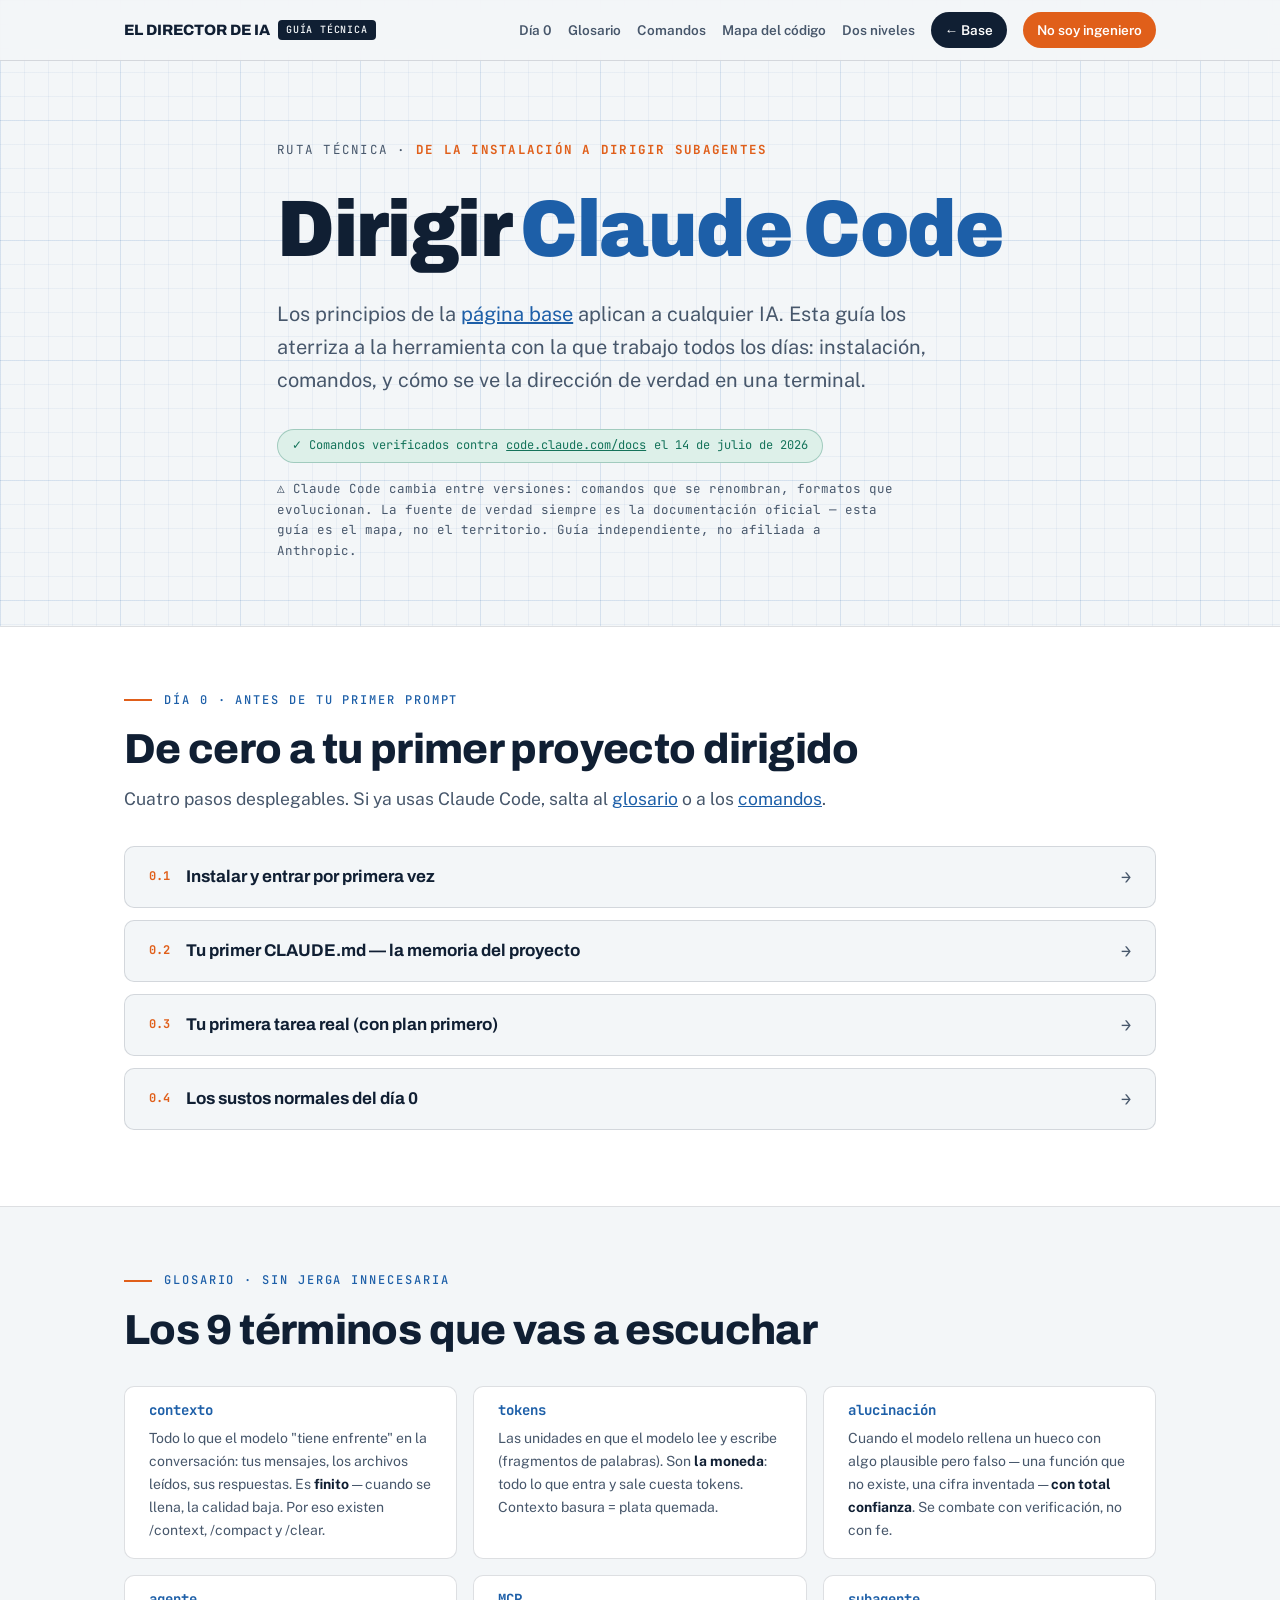
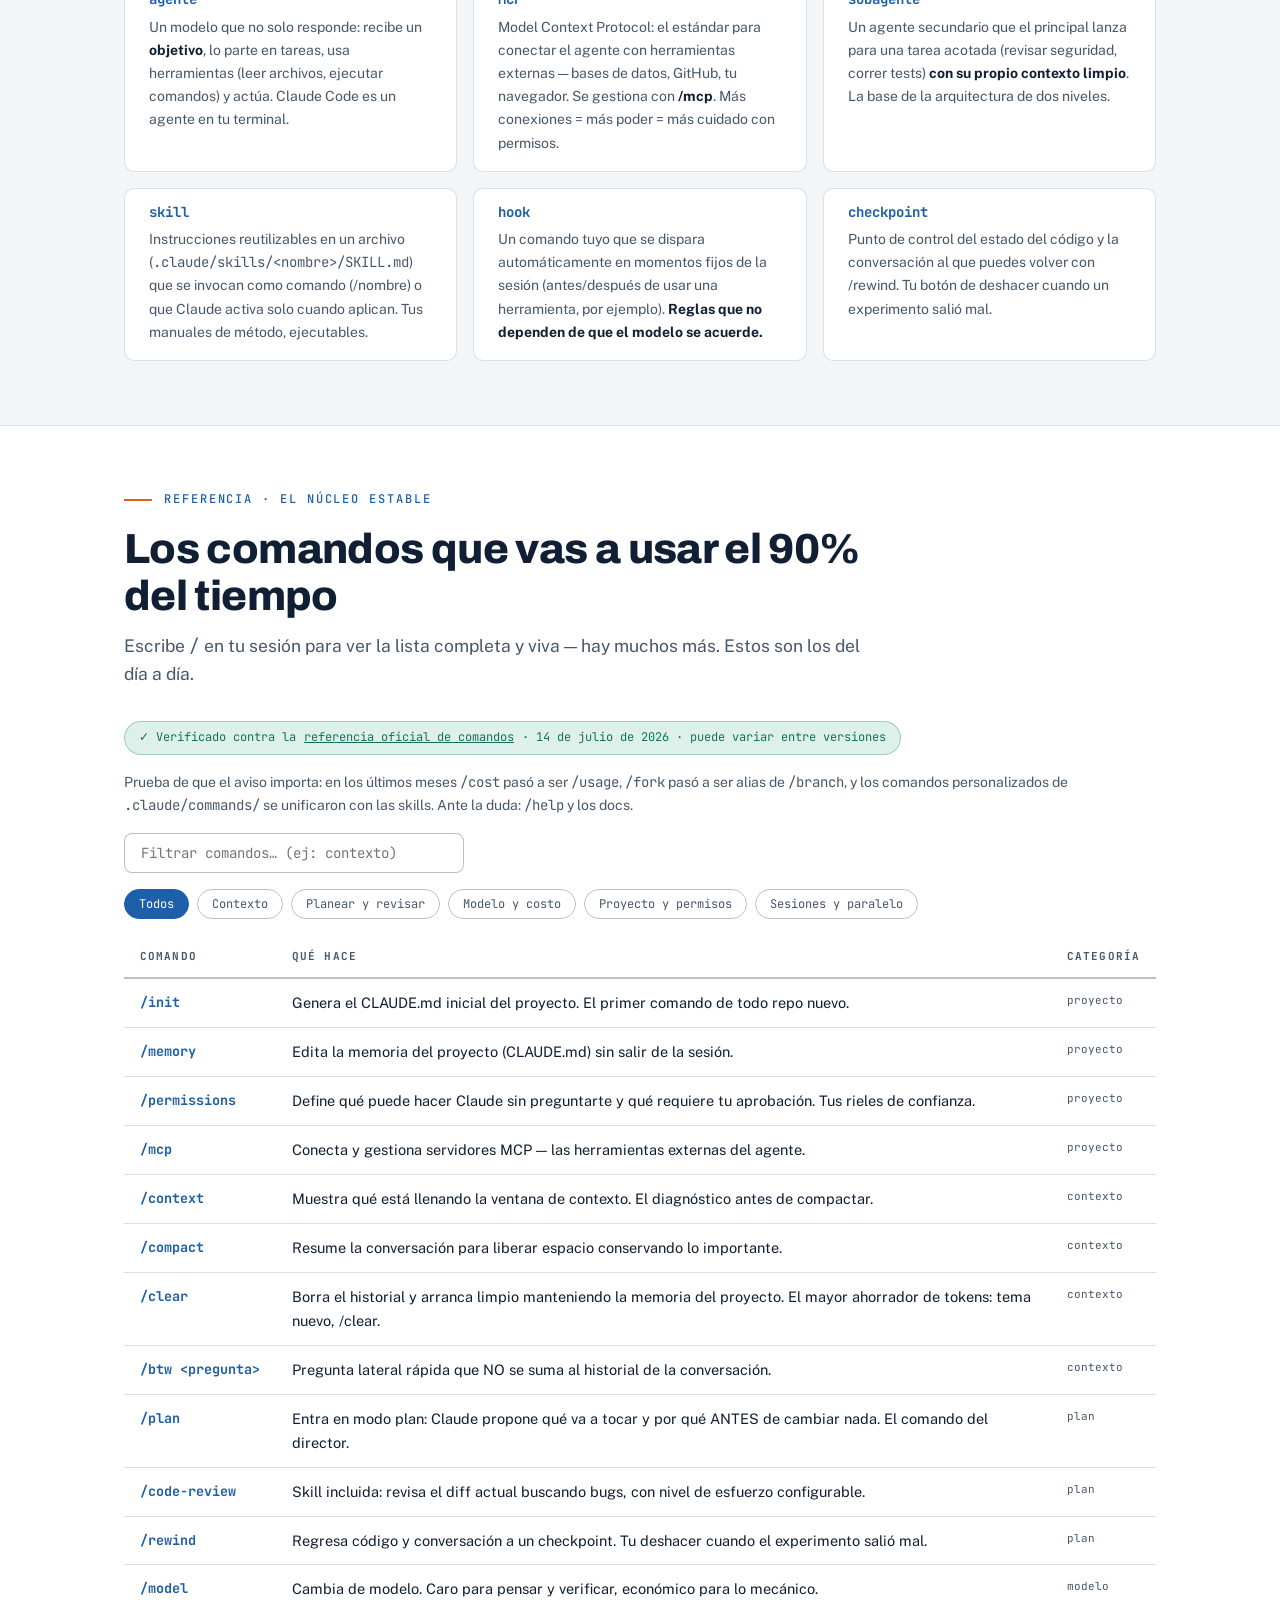
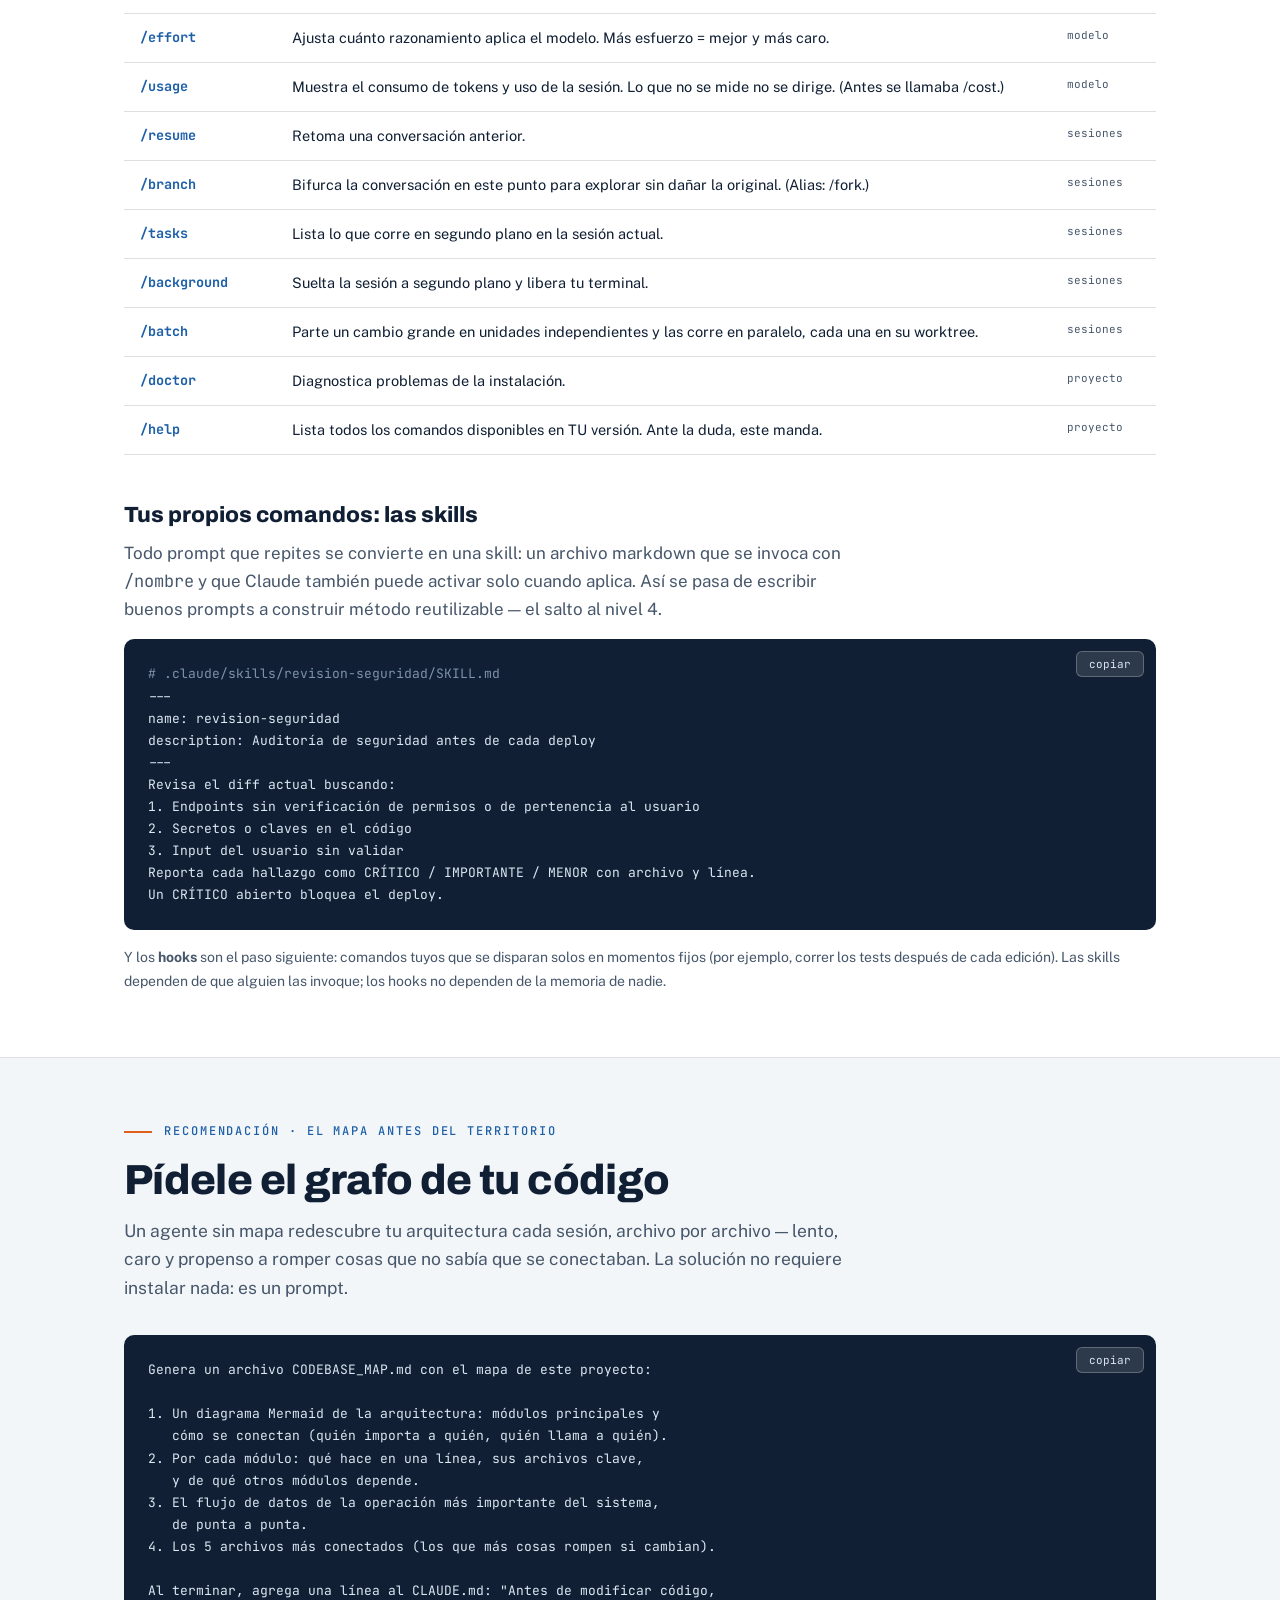
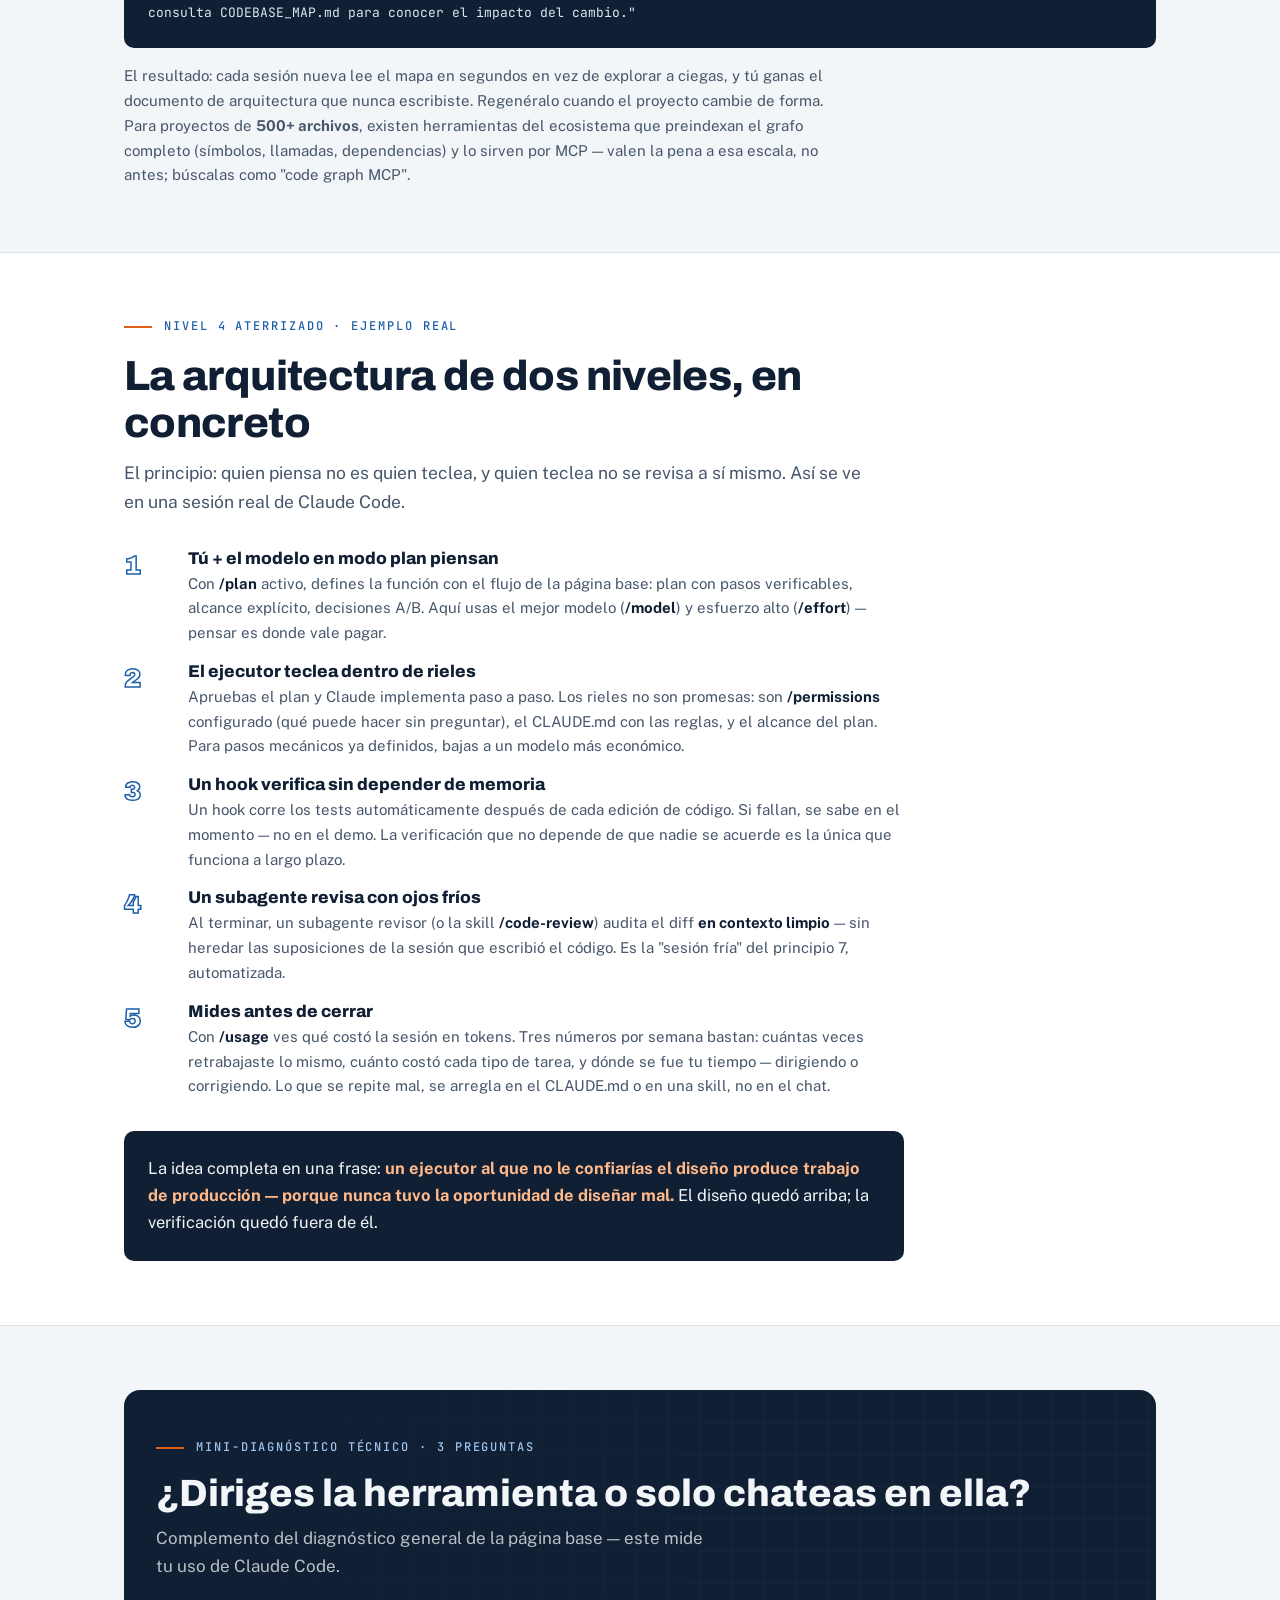
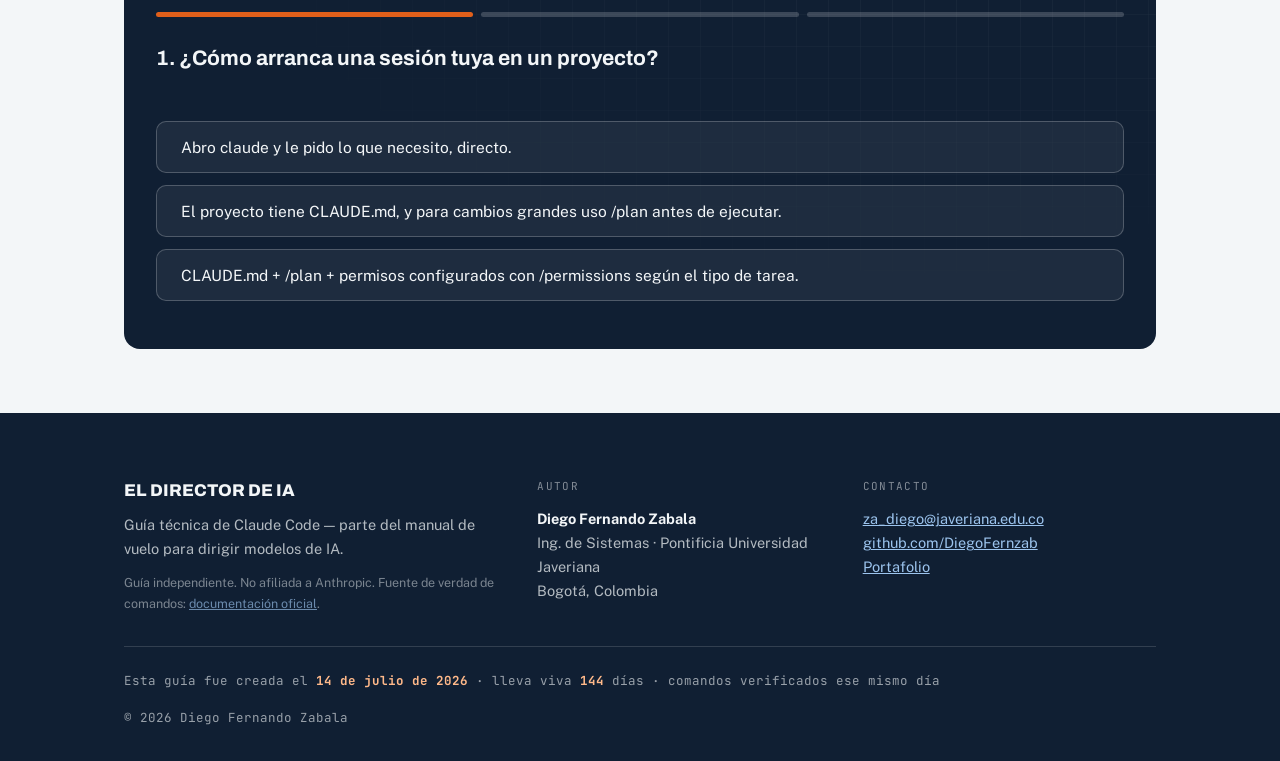
<file: guia-claude.html>
<!DOCTYPE html>
<html lang="es">
<head>
<meta charset="UTF-8">
<meta name="viewport" content="width=device-width, initial-scale=1.0">
<title>Dirigir Claude Code — Guía técnica | El Director de IA</title>
<meta name="description" content="Día 0, glosario, comandos verificados contra la documentación oficial, el mapa del código como prompt y la arquitectura de dos niveles con subagentes.">
<!-- EDITA: reemplaza TU-URL.vercel.app por la URL final al desplegar -->
<meta property="og:title" content="Dirigir Claude Code — la guía técnica de El Director de IA">
<meta property="og:description" content="Día 0, glosario, comandos verificados contra la documentación oficial y la arquitectura de dos niveles con subagentes.">
<meta property="og:type" content="article">
<meta property="og:url" content="https://TU-URL.vercel.app/guia-claude.html">
<meta property="og:image" content="https://TU-URL.vercel.app/og.png">
<meta property="og:locale" content="es_CO">
<meta name="twitter:card" content="summary_large_image">
<link rel="preconnect" href="https://fonts.googleapis.com">
<link rel="preconnect" href="https://fonts.gstatic.com" crossorigin>
<link href="https://fonts.googleapis.com/css2?family=Archivo:wdth,wght@62..125,400..900&family=Public+Sans:ital,wght@0,400;0,500;0,600;0,700;1,400&family=JetBrains+Mono:wght@400;500;700&display=swap" rel="stylesheet">
<link rel="stylesheet" href="estilos.css">
</head>
<body>

<nav class="nav">
  <div class="nav-inner">
    <a class="nav-logo" href="index.html">EL DIRECTOR DE IA <span class="chip">GUÍA TÉCNICA</span></a>
    <div class="nav-links">
      <a href="#dia0">Día 0</a>
      <a href="#glosario">Glosario</a>
      <a href="#comandos">Comandos</a>
      <a href="#grafo">Mapa del código</a>
      <a href="#dos-niveles">Dos niveles</a>
      <a class="cta-alt" href="index.html">← Base</a>
      <a class="cta" href="sin-codigo.html">No soy ingeniero</a>
    </div>
  </div>
</nav>

<!-- ============ HERO ============ -->
<header class="hero">
  <div class="container">
    <div class="hero-tag">RUTA TÉCNICA · <b>DE LA INSTALACIÓN A DIRIGIR SUBAGENTES</b></div>
    <h1>Dirigir <span class="resalta">Claude Code</span></h1>
    <p class="lede">Los principios de la <a href="index.html">página base</a> aplican a cualquier IA. Esta guía los aterriza a la herramienta con la que trabajo todos los días: instalación, comandos, y cómo se ve la dirección de verdad en una terminal.</p>
    <span class="sello">✓ Comandos verificados contra <a href="https://code.claude.com/docs/en/commands" target="_blank" rel="noopener" style="color:inherit">code.claude.com/docs</a> el 14 de julio de 2026</span>
    <p style="font-family: var(--mono); font-size: 12.5px; color: var(--tinta-suave); max-width: 620px;">⚠ Claude Code cambia entre versiones: comandos que se renombran, formatos que evolucionan. La fuente de verdad siempre es la documentación oficial — esta guía es el mapa, no el territorio. Guía independiente, no afiliada a Anthropic.</p>
  </div>
</header>

<!-- ============ DÍA 0 ============ -->
<section class="alt" id="dia0">
  <div class="container">
    <div class="sec-head reveal">
      <div class="eyebrow">Día 0 · Antes de tu primer prompt</div>
      <h2>De cero a tu primer proyecto dirigido</h2>
      <p>Cuatro pasos desplegables. Si ya usas Claude Code, salta al <a href="#glosario">glosario</a> o a los <a href="#comandos">comandos</a>.</p>
    </div>

    <details class="paso-det reveal">
      <summary><span class="p-num">0.1</span> Instalar y entrar por primera vez <span class="p-flecha">→</span></summary>
      <div class="paso-cuerpo">
        <p>Claude Code es una herramienta de terminal. La instalación oficial y sus requisitos están en la <a href="https://code.claude.com/docs" target="_blank" rel="noopener">documentación de inicio rápido</a> — instala desde ahí, no desde tutoriales de terceros que pueden estar desactualizados. Necesitas una cuenta de Claude (los planes con Claude Code incluido) o una clave de API.</p>
        <p>Una vez instalado, párate en la carpeta de tu proyecto y ejecuta:</p>
        <div class="bloque-codigo"><button class="btn-copiar" type="button">copiar</button>cd mi-proyecto
claude</div>
        <p><b>Qué esperar la primera vez:</b> Claude Code te va a pedir autenticarte y luego te va a preguntar si confías en la carpeta. Después vas a notar que <b>pide permiso antes de casi todo</b> — leer archivos, ejecutar comandos, editar. Eso no es un defecto: es el modelo de permisos funcionando. La tentación de aprobar todo a ciegas es el primer error del día 0.</p>
      </div>
    </details>

    <details class="paso-det reveal">
      <summary><span class="p-num">0.2</span> Tu primer CLAUDE.md — la memoria del proyecto <span class="p-flecha">→</span></summary>
      <div class="paso-cuerpo">
        <p>El archivo <b>CLAUDE.md</b> en la raíz del proyecto es lo que Claude Code lee al arrancar cada sesión: tus reglas, tu stack, tus convenciones. Es la diferencia entre reexplicar el proyecto cada día y que la sesión arranque sabiendo dónde está parada. Genera el primero con:</p>
        <div class="bloque-codigo"><button class="btn-copiar" type="button">copiar</button>/init</div>
        <p>Y luego edítalo (con <span style="font-family:var(--mono)">/memory</span> o a mano) para que tenga tus reglas de trabajo. Este es el mío como punto de partida:</p>
        <div class="bloque-codigo"><button class="btn-copiar" type="button">copiar</button><span class="cm"># Reglas de trabajo</span>
1. Antes de implementar algo no trivial: proponer plan y ESPERAR mi confirmación.
2. Nunca crear archivos o módulos fuera de lo acordado en el plan.
3. Al terminar cada sesión: actualizar HISTORIAL.md con qué se hizo y qué quedó pendiente.
4. Todo endpoint nuevo nace con su validación y sus permisos.
5. Si algo falla dos veces seguidas: parar y proponerme un replanteo, no insistir.</div>
        <p><b>Regla de oro del CLAUDE.md:</b> corto y accionable. Un CLAUDE.md de 300 líneas se ignora igual que uno vacío — cada línea debe ser una regla que de verdad quieres que se cumpla en cada sesión.</p>
      </div>
    </details>

    <details class="paso-det reveal">
      <summary><span class="p-num">0.3</span> Tu primera tarea real (con plan primero) <span class="p-flecha">→</span></summary>
      <div class="paso-cuerpo">
        <p>No empieces pidiendo "constrúyeme la app". Empieza con una tarea pequeña y el flujo que vas a usar siempre: <b>plan → aprobar → ejecutar → verificar</b>. Activa el modo plan con <span style="font-family:var(--mono)">/plan</span> (o el atajo Shift+Tab hasta llegar a plan mode) y pide algo como:</p>
        <div class="bloque-codigo"><button class="btn-copiar" type="button">copiar</button>Quiero agregar [función pequeña]. Antes de tocar código:
1. Propón el plan con pasos verificables.
2. Dime qué archivos vas a tocar y qué queda FUERA del alcance.
3. Las decisiones que necesites de mí, preséntalas como opciones A/B
   con tu recomendación.
Espera mi ok.</div>
        <p><b>Qué esperar:</b> Claude va a leer tu proyecto, presentar el plan, y esperar. Tu trabajo de director empieza ahí: leer el plan de verdad (no aprobar por inercia), recortar alcance, y solo entonces dejar que ejecute. Al final, pídele que corra lo que hizo y demuéstratelo — nunca aceptes "listo" sin evidencia.</p>
      </div>
    </details>

    <details class="paso-det reveal">
      <summary><span class="p-num">0.4</span> Los sustos normales del día 0 <span class="p-flecha">→</span></summary>
      <div class="paso-cuerpo">
        <p><b>"Está tocando archivos que no le pedí"</b> → interrumpe (Esc), y ajusta: el alcance va en el plan y en el CLAUDE.md. <b>"Me pide permisos todo el tiempo"</b> → configura reglas con <span style="font-family:var(--mono)">/permissions</span> en vez de aprobar a ciegas; aprueba en bloque solo lo de solo-lectura. <b>"Hizo algo mal y no sé volver atrás"</b> → <span style="font-family:var(--mono)">/rewind</span> regresa código y conversación a un punto de control. <b>"La sesión se puso lenta y confundida"</b> → mira <span style="font-family:var(--mono)">/context</span>, compacta con <span style="font-family:var(--mono)">/compact</span>, o cierra el tema y arranca con <span style="font-family:var(--mono)">/clear</span>. Todos estos existen porque a todos nos pasó.</p>
      </div>
    </details>
  </div>
</section>

<!-- ============ GLOSARIO ============ -->
<section id="glosario">
  <div class="container">
    <div class="sec-head reveal">
      <div class="eyebrow">Glosario · Sin jerga innecesaria</div>
      <h2>Los 9 términos que vas a escuchar</h2>
    </div>
    <div class="glosario reveal">
      <div class="termino"><h4>contexto</h4><p>Todo lo que el modelo "tiene enfrente" en la conversación: tus mensajes, los archivos leídos, sus respuestas. Es <b>finito</b> — cuando se llena, la calidad baja. Por eso existen /context, /compact y /clear.</p></div>
      <div class="termino"><h4>tokens</h4><p>Las unidades en que el modelo lee y escribe (fragmentos de palabras). Son <b>la moneda</b>: todo lo que entra y sale cuesta tokens. Contexto basura = plata quemada.</p></div>
      <div class="termino"><h4>alucinación</h4><p>Cuando el modelo rellena un hueco con algo plausible pero falso — una función que no existe, una cifra inventada — <b>con total confianza</b>. Se combate con verificación, no con fe.</p></div>
      <div class="termino"><h4>agente</h4><p>Un modelo que no solo responde: recibe un <b>objetivo</b>, lo parte en tareas, usa herramientas (leer archivos, ejecutar comandos) y actúa. Claude Code es un agente en tu terminal.</p></div>
      <div class="termino"><h4>MCP</h4><p>Model Context Protocol: el estándar para conectar el agente con herramientas externas — bases de datos, GitHub, tu navegador. Se gestiona con <b>/mcp</b>. Más conexiones = más poder = más cuidado con permisos.</p></div>
      <div class="termino"><h4>subagente</h4><p>Un agente secundario que el principal lanza para una tarea acotada (revisar seguridad, correr tests) <b>con su propio contexto limpio</b>. La base de la arquitectura de dos niveles.</p></div>
      <div class="termino"><h4>skill</h4><p>Instrucciones reutilizables en un archivo (<span style="font-family:var(--mono)">.claude/skills/&lt;nombre&gt;/SKILL.md</span>) que se invocan como comando (/nombre) o que Claude activa solo cuando aplican. Tus manuales de método, ejecutables.</p></div>
      <div class="termino"><h4>hook</h4><p>Un comando tuyo que se dispara automáticamente en momentos fijos de la sesión (antes/después de usar una herramienta, por ejemplo). <b>Reglas que no dependen de que el modelo se acuerde.</b></p></div>
      <div class="termino"><h4>checkpoint</h4><p>Punto de control del estado del código y la conversación al que puedes volver con /rewind. Tu botón de deshacer cuando un experimento salió mal.</p></div>
    </div>
  </div>
</section>

<!-- ============ COMANDOS ============ -->
<section class="alt" id="comandos">
  <div class="container">
    <div class="sec-head reveal">
      <div class="eyebrow">Referencia · El núcleo estable</div>
      <h2>Los comandos que vas a usar el 90% del tiempo</h2>
      <p>Escribe <span style="font-family:var(--mono)">/</span> en tu sesión para ver la lista completa y viva — hay muchos más. Estos son los del día a día.</p>
    </div>
    <div class="reveal">
      <span class="sello">✓ Verificado contra la <a href="https://code.claude.com/docs/en/commands" target="_blank" rel="noopener" style="color:inherit">referencia oficial de comandos</a> · 14 de julio de 2026 · puede variar entre versiones</span>
      <p style="font-size:14px; color:var(--tinta-suave); margin-bottom: var(--s4);">Prueba de que el aviso importa: en los últimos meses <span style="font-family:var(--mono)">/cost</span> pasó a ser <span style="font-family:var(--mono)">/usage</span>, <span style="font-family:var(--mono)">/fork</span> pasó a ser alias de <span style="font-family:var(--mono)">/branch</span>, y los comandos personalizados de <span style="font-family:var(--mono)">.claude/commands/</span> se unificaron con las skills. Ante la duda: <span style="font-family:var(--mono)">/help</span> y los docs.</p>
      <input class="filtro-busca" id="buscaCmd" type="text" placeholder="Filtrar comandos… (ej: contexto)" aria-label="Filtrar comandos">
      <div class="filtros" id="filtrosCat">
        <button class="filtro-btn activo" data-cat="todas" type="button">Todos</button>
        <button class="filtro-btn" data-cat="contexto" type="button">Contexto</button>
        <button class="filtro-btn" data-cat="plan" type="button">Planear y revisar</button>
        <button class="filtro-btn" data-cat="modelo" type="button">Modelo y costo</button>
        <button class="filtro-btn" data-cat="proyecto" type="button">Proyecto y permisos</button>
        <button class="filtro-btn" data-cat="sesiones" type="button">Sesiones y paralelo</button>
      </div>
      <table class="tabla-cmd" id="tablaCmd">
        <thead><tr><th>Comando</th><th>Qué hace</th><th>Categoría</th></tr></thead>
        <tbody>
          <tr data-cat="proyecto"><td class="cmd">/init</td><td>Genera el CLAUDE.md inicial del proyecto. El primer comando de todo repo nuevo.</td><td class="cat">proyecto</td></tr>
          <tr data-cat="proyecto"><td class="cmd">/memory</td><td>Edita la memoria del proyecto (CLAUDE.md) sin salir de la sesión.</td><td class="cat">proyecto</td></tr>
          <tr data-cat="proyecto"><td class="cmd">/permissions</td><td>Define qué puede hacer Claude sin preguntarte y qué requiere tu aprobación. Tus rieles de confianza.</td><td class="cat">proyecto</td></tr>
          <tr data-cat="proyecto"><td class="cmd">/mcp</td><td>Conecta y gestiona servidores MCP — las herramientas externas del agente.</td><td class="cat">proyecto</td></tr>
          <tr data-cat="contexto"><td class="cmd">/context</td><td>Muestra qué está llenando la ventana de contexto. El diagnóstico antes de compactar.</td><td class="cat">contexto</td></tr>
          <tr data-cat="contexto"><td class="cmd">/compact</td><td>Resume la conversación para liberar espacio conservando lo importante.</td><td class="cat">contexto</td></tr>
          <tr data-cat="contexto"><td class="cmd">/clear</td><td>Borra el historial y arranca limpio manteniendo la memoria del proyecto. El mayor ahorrador de tokens: tema nuevo, /clear.</td><td class="cat">contexto</td></tr>
          <tr data-cat="contexto"><td class="cmd">/btw &lt;pregunta&gt;</td><td>Pregunta lateral rápida que NO se suma al historial de la conversación.</td><td class="cat">contexto</td></tr>
          <tr data-cat="plan"><td class="cmd">/plan</td><td>Entra en modo plan: Claude propone qué va a tocar y por qué ANTES de cambiar nada. El comando del director.</td><td class="cat">plan</td></tr>
          <tr data-cat="plan"><td class="cmd">/code-review</td><td>Skill incluida: revisa el diff actual buscando bugs, con nivel de esfuerzo configurable.</td><td class="cat">plan</td></tr>
          <tr data-cat="plan"><td class="cmd">/rewind</td><td>Regresa código y conversación a un checkpoint. Tu deshacer cuando el experimento salió mal.</td><td class="cat">plan</td></tr>
          <tr data-cat="modelo"><td class="cmd">/model</td><td>Cambia de modelo. Caro para pensar y verificar, económico para lo mecánico.</td><td class="cat">modelo</td></tr>
          <tr data-cat="modelo"><td class="cmd">/effort</td><td>Ajusta cuánto razonamiento aplica el modelo. Más esfuerzo = mejor y más caro.</td><td class="cat">modelo</td></tr>
          <tr data-cat="modelo"><td class="cmd">/usage</td><td>Muestra el consumo de tokens y uso de la sesión. Lo que no se mide no se dirige. (Antes se llamaba /cost.)</td><td class="cat">modelo</td></tr>
          <tr data-cat="sesiones"><td class="cmd">/resume</td><td>Retoma una conversación anterior.</td><td class="cat">sesiones</td></tr>
          <tr data-cat="sesiones"><td class="cmd">/branch</td><td>Bifurca la conversación en este punto para explorar sin dañar la original. (Alias: /fork.)</td><td class="cat">sesiones</td></tr>
          <tr data-cat="sesiones"><td class="cmd">/tasks</td><td>Lista lo que corre en segundo plano en la sesión actual.</td><td class="cat">sesiones</td></tr>
          <tr data-cat="sesiones"><td class="cmd">/background</td><td>Suelta la sesión a segundo plano y libera tu terminal.</td><td class="cat">sesiones</td></tr>
          <tr data-cat="sesiones"><td class="cmd">/batch</td><td>Parte un cambio grande en unidades independientes y las corre en paralelo, cada una en su worktree.</td><td class="cat">sesiones</td></tr>
          <tr data-cat="proyecto"><td class="cmd">/doctor</td><td>Diagnostica problemas de la instalación.</td><td class="cat">proyecto</td></tr>
          <tr data-cat="proyecto"><td class="cmd">/help</td><td>Lista todos los comandos disponibles en TU versión. Ante la duda, este manda.</td><td class="cat">proyecto</td></tr>
        </tbody>
      </table>
    </div>

    <div class="reveal" style="margin-top: var(--s7);">
      <h3 style="font-size: 22px; font-weight: 800; margin-bottom: var(--s3);">Tus propios comandos: las skills</h3>
      <p style="color: var(--tinta-suave); max-width: 720px; margin-bottom: var(--s2);">Todo prompt que repites se convierte en una skill: un archivo markdown que se invoca con <span style="font-family:var(--mono)">/nombre</span> y que Claude también puede activar solo cuando aplica. Así se pasa de escribir buenos prompts a construir método reutilizable — el salto al nivel 4.</p>
      <div class="bloque-codigo"><button class="btn-copiar" type="button">copiar</button><span class="cm"># .claude/skills/revision-seguridad/SKILL.md</span>
---
name: revision-seguridad
description: Auditoría de seguridad antes de cada deploy
---
Revisa el diff actual buscando:
1. Endpoints sin verificación de permisos o de pertenencia al usuario
2. Secretos o claves en el código
3. Input del usuario sin validar
Reporta cada hallazgo como CRÍTICO / IMPORTANTE / MENOR con archivo y línea.
Un CRÍTICO abierto bloquea el deploy.</div>
      <p style="font-size:14px; color:var(--tinta-suave);">Y los <b>hooks</b> son el paso siguiente: comandos tuyos que se disparan solos en momentos fijos (por ejemplo, correr los tests después de cada edición). Las skills dependen de que alguien las invoque; los hooks no dependen de la memoria de nadie.</p>
    </div>
  </div>
</section>

<!-- ============ GRAFO DEL CÓDIGO ============ -->
<section id="grafo">
  <div class="container">
    <div class="sec-head reveal">
      <div class="eyebrow">Recomendación · El mapa antes del territorio</div>
      <h2>Pídele el grafo de tu código</h2>
      <p>Un agente sin mapa redescubre tu arquitectura cada sesión, archivo por archivo — lento, caro y propenso a romper cosas que no sabía que se conectaban. La solución no requiere instalar nada: es un prompt.</p>
    </div>
    <div class="reveal">
      <div class="bloque-codigo"><button class="btn-copiar" type="button">copiar</button>Genera un archivo CODEBASE_MAP.md con el mapa de este proyecto:

1. Un diagrama Mermaid de la arquitectura: módulos principales y
   cómo se conectan (quién importa a quién, quién llama a quién).
2. Por cada módulo: qué hace en una línea, sus archivos clave,
   y de qué otros módulos depende.
3. El flujo de datos de la operación más importante del sistema,
   de punta a punta.
4. Los 5 archivos más conectados (los que más cosas rompen si cambian).

Al terminar, agrega una línea al CLAUDE.md: "Antes de modificar código,
consulta CODEBASE_MAP.md para conocer el impacto del cambio."</div>
      <p style="max-width: 720px; color: var(--tinta-suave); font-size: 15px;">El resultado: cada sesión nueva lee el mapa en segundos en vez de explorar a ciegas, y tú ganas el documento de arquitectura que nunca escribiste. Regenéralo cuando el proyecto cambie de forma. Para proyectos de <b>500+ archivos</b>, existen herramientas del ecosistema que preindexan el grafo completo (símbolos, llamadas, dependencias) y lo sirven por MCP — valen la pena a esa escala, no antes; búscalas como "code graph MCP".</p>
    </div>
  </div>
</section>

<!-- ============ DOS NIVELES ============ -->
<section class="alt" id="dos-niveles">
  <div class="container">
    <div class="sec-head reveal">
      <div class="eyebrow">Nivel 4 aterrizado · Ejemplo real</div>
      <h2>La arquitectura de dos niveles, en concreto</h2>
      <p>El principio: quien piensa no es quien teclea, y quien teclea no se revisa a sí mismo. Así se ve en una sesión real de Claude Code.</p>
    </div>
    <div class="pasos-lista reveal">
      <div class="paso-item"><span class="pi-num">1</span><div><h4>Tú + el modelo en modo plan piensan</h4><p>Con <b>/plan</b> activo, defines la función con el flujo de la página base: plan con pasos verificables, alcance explícito, decisiones A/B. Aquí usas el mejor modelo (<b>/model</b>) y esfuerzo alto (<b>/effort</b>) — pensar es donde vale pagar.</p></div></div>
      <div class="paso-item"><span class="pi-num">2</span><div><h4>El ejecutor teclea dentro de rieles</h4><p>Apruebas el plan y Claude implementa paso a paso. Los rieles no son promesas: son <b>/permissions</b> configurado (qué puede hacer sin preguntar), el CLAUDE.md con las reglas, y el alcance del plan. Para pasos mecánicos ya definidos, bajas a un modelo más económico.</p></div></div>
      <div class="paso-item"><span class="pi-num">3</span><div><h4>Un hook verifica sin depender de memoria</h4><p>Un hook corre los tests automáticamente después de cada edición de código. Si fallan, se sabe en el momento — no en el demo. La verificación que no depende de que nadie se acuerde es la única que funciona a largo plazo.</p></div></div>
      <div class="paso-item"><span class="pi-num">4</span><div><h4>Un subagente revisa con ojos fríos</h4><p>Al terminar, un subagente revisor (o la skill <b>/code-review</b>) audita el diff <b>en contexto limpio</b> — sin heredar las suposiciones de la sesión que escribió el código. Es la "sesión fría" del principio 7, automatizada.</p></div></div>
      <div class="paso-item"><span class="pi-num">5</span><div><h4>Mides antes de cerrar</h4><p>Con <b>/usage</b> ves qué costó la sesión en tokens. Tres números por semana bastan: cuántas veces retrabajaste lo mismo, cuánto costó cada tipo de tarea, y dónde se fue tu tiempo — dirigiendo o corrigiendo. Lo que se repite mal, se arregla en el CLAUDE.md o en una skill, no en el chat.</p></div></div>
    </div>
    <div class="ecuacion-nota reveal" style="margin-top: var(--s6);">
      La idea completa en una frase: <b>un ejecutor al que no le confiarías el diseño produce trabajo de producción — porque nunca tuvo la oportunidad de diseñar mal.</b> El diseño quedó arriba; la verificación quedó fuera de él.
    </div>
  </div>
</section>

<!-- ============ MINI QUIZ TÉCNICO ============ -->
<section id="quiz-tecnico">
  <div class="container">
    <div class="quiz reveal">
      <div class="eyebrow">Mini-diagnóstico técnico · 3 preguntas</div>
      <h2>¿Diriges la herramienta o solo chateas en ella?</h2>
      <p class="sub">Complemento del diagnóstico general de la página base — este mide tu uso de Claude Code.</p>
      <div class="quiz-form" id="quizForm">
        <div class="quiz-progreso" id="quizProgreso"></div>
        <div class="quiz-pregunta" id="quizPregunta"></div>
        <div class="quiz-opciones" id="quizOpciones"></div>
      </div>
      <div class="quiz-resultado" id="quizResultado">
        <div class="eyebrow">Tu resultado</div>
        <div class="resultado-nivel" id="resNivel"></div>
        <p id="resTexto"></p>
        <a class="btn btn-primario" id="resLink" href="#dia0">Ir a la sección →</a>
        <button class="quiz-reiniciar" id="quizReiniciar">volver a empezar</button>
      </div>
    </div>
  </div>
</section>

<!-- ============ FOOTER ============ -->
<footer>
  <div class="container">
    <div class="f-grid">
      <div>
        <div class="f-logo">EL DIRECTOR DE IA</div>
        <p>Guía técnica de Claude Code — parte del manual de vuelo para dirigir modelos de IA.</p>
        <p style="margin-top: 12px; font-size: 12.5px; opacity: .65;">Guía independiente. No afiliada a Anthropic. Fuente de verdad de comandos: <a href="https://code.claude.com/docs/en/commands" target="_blank" rel="noopener">documentación oficial</a>.</p>
      </div>
      <div>
        <div class="f-titulo">Autor</div>
        <p><b style="color:#f3f6f8;">Diego Fernando Zabala</b><br>Ing. de Sistemas · Pontificia Universidad Javeriana<br>Bogotá, Colombia</p>
      </div>
      <div>
        <div class="f-titulo">Contacto</div>
        <p><a href="mailto:za_diego@javeriana.edu.co">za_diego@javeriana.edu.co</a><br>
        <a href="https://github.com/DiegoFernzab" target="_blank" rel="noopener">github.com/DiegoFernzab</a><br>
        <a href="https://presentacion-personal-six.vercel.app/" target="_blank" rel="noopener">Portafolio</a></p>
      </div>
    </div>
    <div class="f-contador">
      <span>Esta guía fue creada el <b>14 de julio de 2026</b> · lleva viva <b id="diasViva">0</b> días · comandos verificados ese mismo día</span>
      <span>© 2026 Diego Fernando Zabala</span>
    </div>
  </div>
</footer>

<script>
(function() {
  /* ===== Contador de días ===== */
  var creada = new Date(2026, 6, 14);
  var dias = Math.max(0, Math.floor((Date.now() - creada.getTime()) / 86400000));
  document.getElementById("diasViva").textContent = dias;

  /* ===== Copiar bloques ===== */
  document.querySelectorAll(".btn-copiar").forEach(function(btn) {
    btn.addEventListener("click", function() {
      var bloque = btn.parentElement.cloneNode(true);
      bloque.querySelector(".btn-copiar").remove();
      var texto = bloque.textContent.trim();
      navigator.clipboard.writeText(texto).then(function() {
        btn.textContent = "✓ copiado"; btn.classList.add("copiado");
        setTimeout(function() { btn.textContent = "copiar"; btn.classList.remove("copiado"); }, 1800);
      });
    });
  });

  /* ===== Filtro de comandos ===== */
  var filas = Array.prototype.slice.call(document.querySelectorAll("#tablaCmd tbody tr"));
  var catActiva = "todas";
  var textoBusca = "";
  function aplicarFiltro() {
    filas.forEach(function(tr) {
      var okCat = (catActiva === "todas") || (tr.getAttribute("data-cat") === catActiva);
      var okTexto = tr.textContent.toLowerCase().indexOf(textoBusca) !== -1;
      tr.classList.toggle("oculta", !(okCat && okTexto));
    });
  }
  document.querySelectorAll(".filtro-btn").forEach(function(b) {
    b.addEventListener("click", function() {
      document.querySelectorAll(".filtro-btn").forEach(function(x) { x.classList.remove("activo"); });
      b.classList.add("activo");
      catActiva = b.getAttribute("data-cat");
      aplicarFiltro();
    });
  });
  document.getElementById("buscaCmd").addEventListener("input", function(e) {
    textoBusca = e.target.value.toLowerCase().trim();
    aplicarFiltro();
  });

  /* ===== Mini quiz técnico ===== */
  var preguntas = [
    { q: "¿Cómo arranca una sesión tuya en un proyecto?",
      ops: [
        { t: "Abro claude y le pido lo que necesito, directo.", pts: 0 },
        { t: "El proyecto tiene CLAUDE.md, y para cambios grandes uso /plan antes de ejecutar.", pts: 2 },
        { t: "CLAUDE.md + /plan + permisos configurados con /permissions según el tipo de tarea.", pts: 3 } ] },
    { q: "La sesión lleva 2 horas y las respuestas empeoran. ¿Qué haces?",
      ops: [
        { t: "Sigo insistiendo — ya casi sale.", pts: 0 },
        { t: "Reviso /context y compacto con /compact, o cierro el tema con /clear.", pts: 2 },
        { t: "Cierro con resumen en un documento, /clear, y la nueva sesión arranca del documento.", pts: 3 } ] },
    { q: "Claude te dice 'listo, terminé la función'. ¿Qué sigue?",
      ops: [
        { t: "Le creo — se veía bien el código.", pts: 0 },
        { t: "Corro los tests o lo pruebo yo antes de aceptar.", pts: 2 },
        { t: "Tests + revisión en contexto limpio (/code-review o subagente) + miro /usage para saber qué costó.", pts: 3 } ] }
  ];
  var niveles = [
    { min: 0, max: 2, nombre: "Chateas en la herramienta", link: "#dia0",
      texto: "Estás usando Claude Code como un chat con acceso a archivos. Empieza por el Día 0.2 (tu CLAUDE.md) y el 0.3 (el flujo plan → aprobar → ejecutar): son los dos cambios de mayor impacto." },
    { min: 3, max: 6, nombre: "Operas la herramienta", link: "#comandos",
      texto: "Ya tienes higiene de sesión y algo de proceso. Tu siguiente salto: skills para lo que repites, y la verificación externa (hooks + /code-review) para no depender de tu propia lectura." },
    { min: 7, max: 9, nombre: "Diriges la herramienta", link: "#dos-niveles",
      texto: "Trabajas con proceso y verificación de verdad. Revisa la arquitectura de dos niveles completa — y si aún no mides retrabajos y costo por tipo de tarea, ese es el último eslabón." }
  ];
  var idx = 0, puntos = 0;
  var form = document.getElementById("quizForm");
  var resultado = document.getElementById("quizResultado");
  var elPregunta = document.getElementById("quizPregunta");
  var elOpciones = document.getElementById("quizOpciones");
  var elProgreso = document.getElementById("quizProgreso");
  function pintarProgreso() {
    elProgreso.innerHTML = "";
    for (var i = 0; i < preguntas.length; i++) {
      var d = document.createElement("div");
      d.className = "paso" + (i <= idx ? " activo" : "");
      elProgreso.appendChild(d);
    }
  }
  function pintarPregunta() {
    pintarProgreso();
    var p = preguntas[idx];
    elPregunta.textContent = (idx + 1) + ". " + p.q;
    elOpciones.innerHTML = "";
    p.ops.forEach(function(op) {
      var b = document.createElement("button");
      b.className = "quiz-op"; b.type = "button"; b.textContent = op.t;
      b.addEventListener("click", function() {
        puntos += op.pts; idx++;
        if (idx < preguntas.length) pintarPregunta(); else mostrarResultado();
      });
      elOpciones.appendChild(b);
    });
  }
  function mostrarResultado() {
    var nivel = niveles[0];
    for (var i = 0; i < niveles.length; i++) {
      if (puntos >= niveles[i].min && puntos <= niveles[i].max) { nivel = niveles[i]; break; }
    }
    document.getElementById("resNivel").textContent = nivel.nombre;
    document.getElementById("resTexto").textContent = nivel.texto;
    document.getElementById("resLink").setAttribute("href", nivel.link);
    form.classList.add("oculto");
    resultado.classList.add("visible");
  }
  document.getElementById("quizReiniciar").addEventListener("click", function() {
    idx = 0; puntos = 0;
    resultado.classList.remove("visible");
    form.classList.remove("oculto");
    pintarPregunta();
  });
  pintarPregunta();

  /* ===== Reveal ===== */
  var obs = new IntersectionObserver(function(entries) {
    entries.forEach(function(e) {
      if (e.isIntersecting) { e.target.classList.add("in"); obs.unobserve(e.target); }
    });
  }, { threshold: 0.08 });
  document.querySelectorAll(".reveal").forEach(function(el) { obs.observe(el); });
})();
</script>

</body>
</html>
</file>
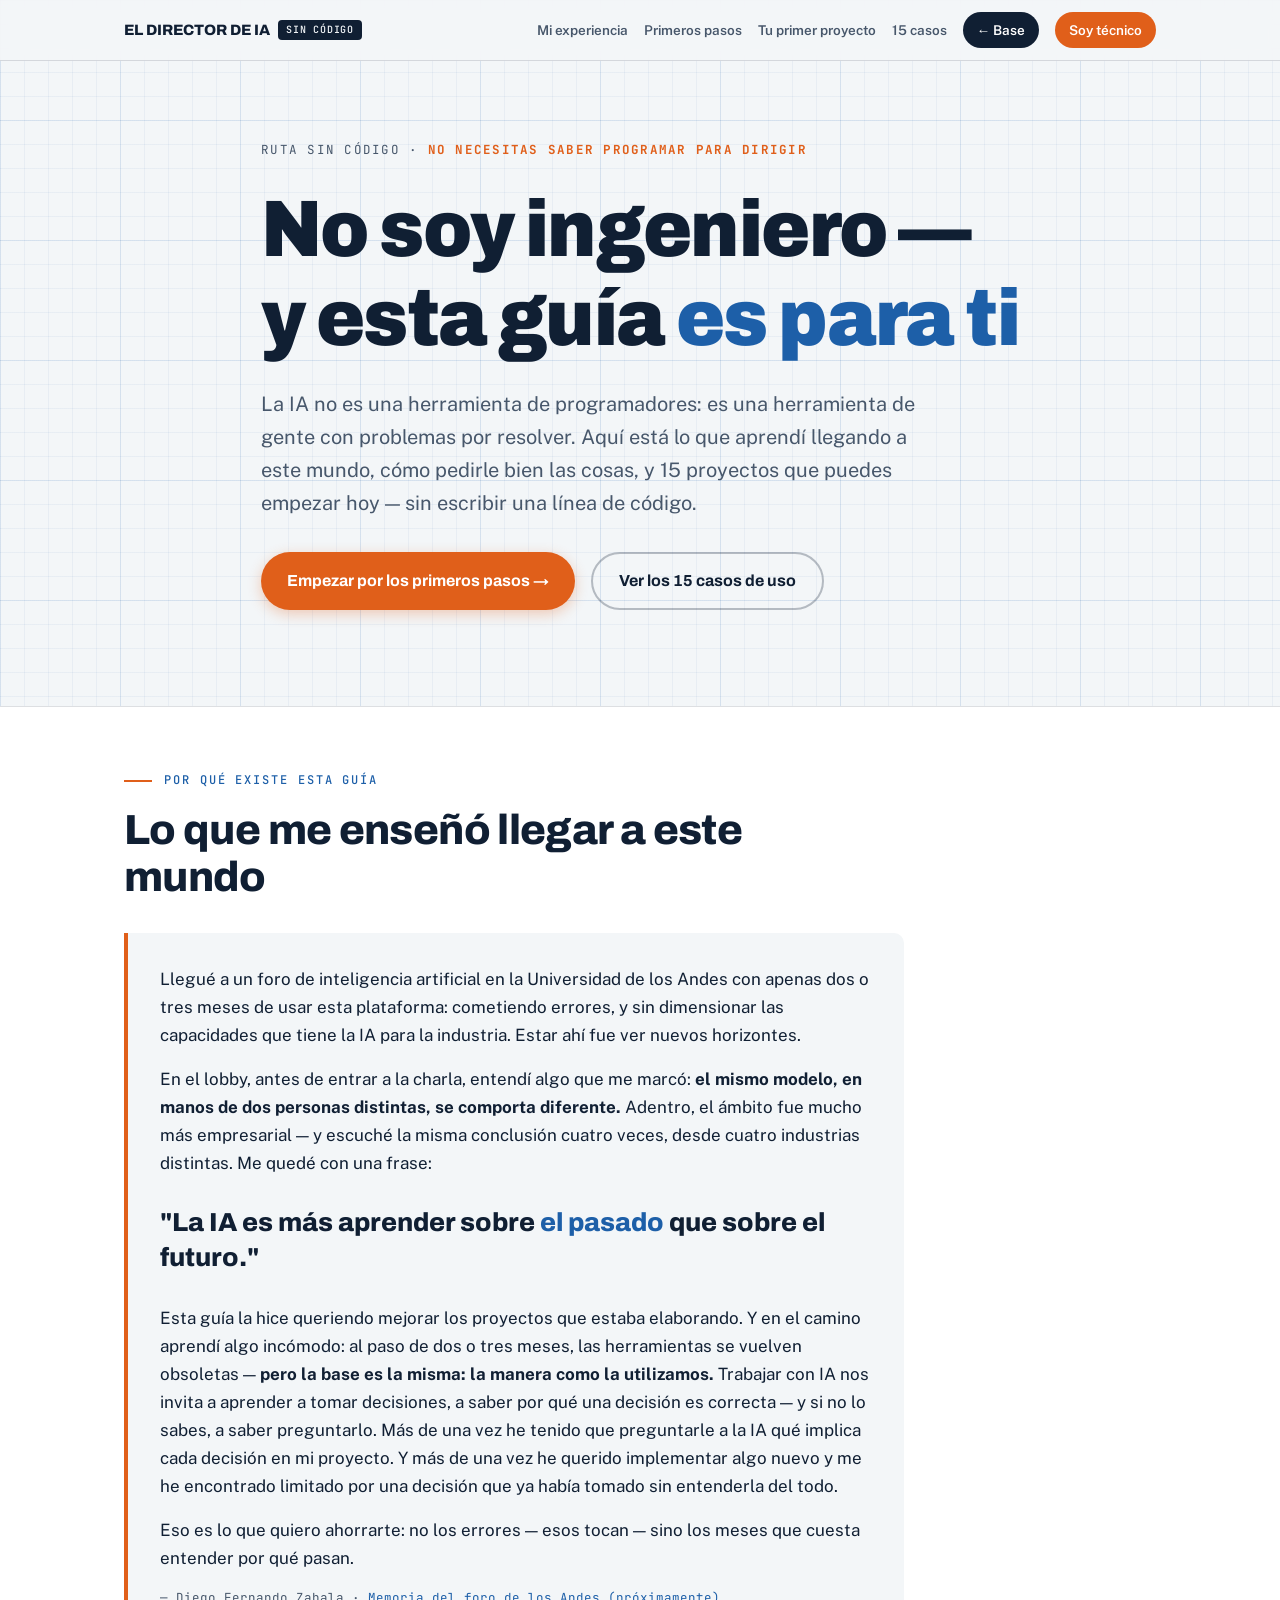
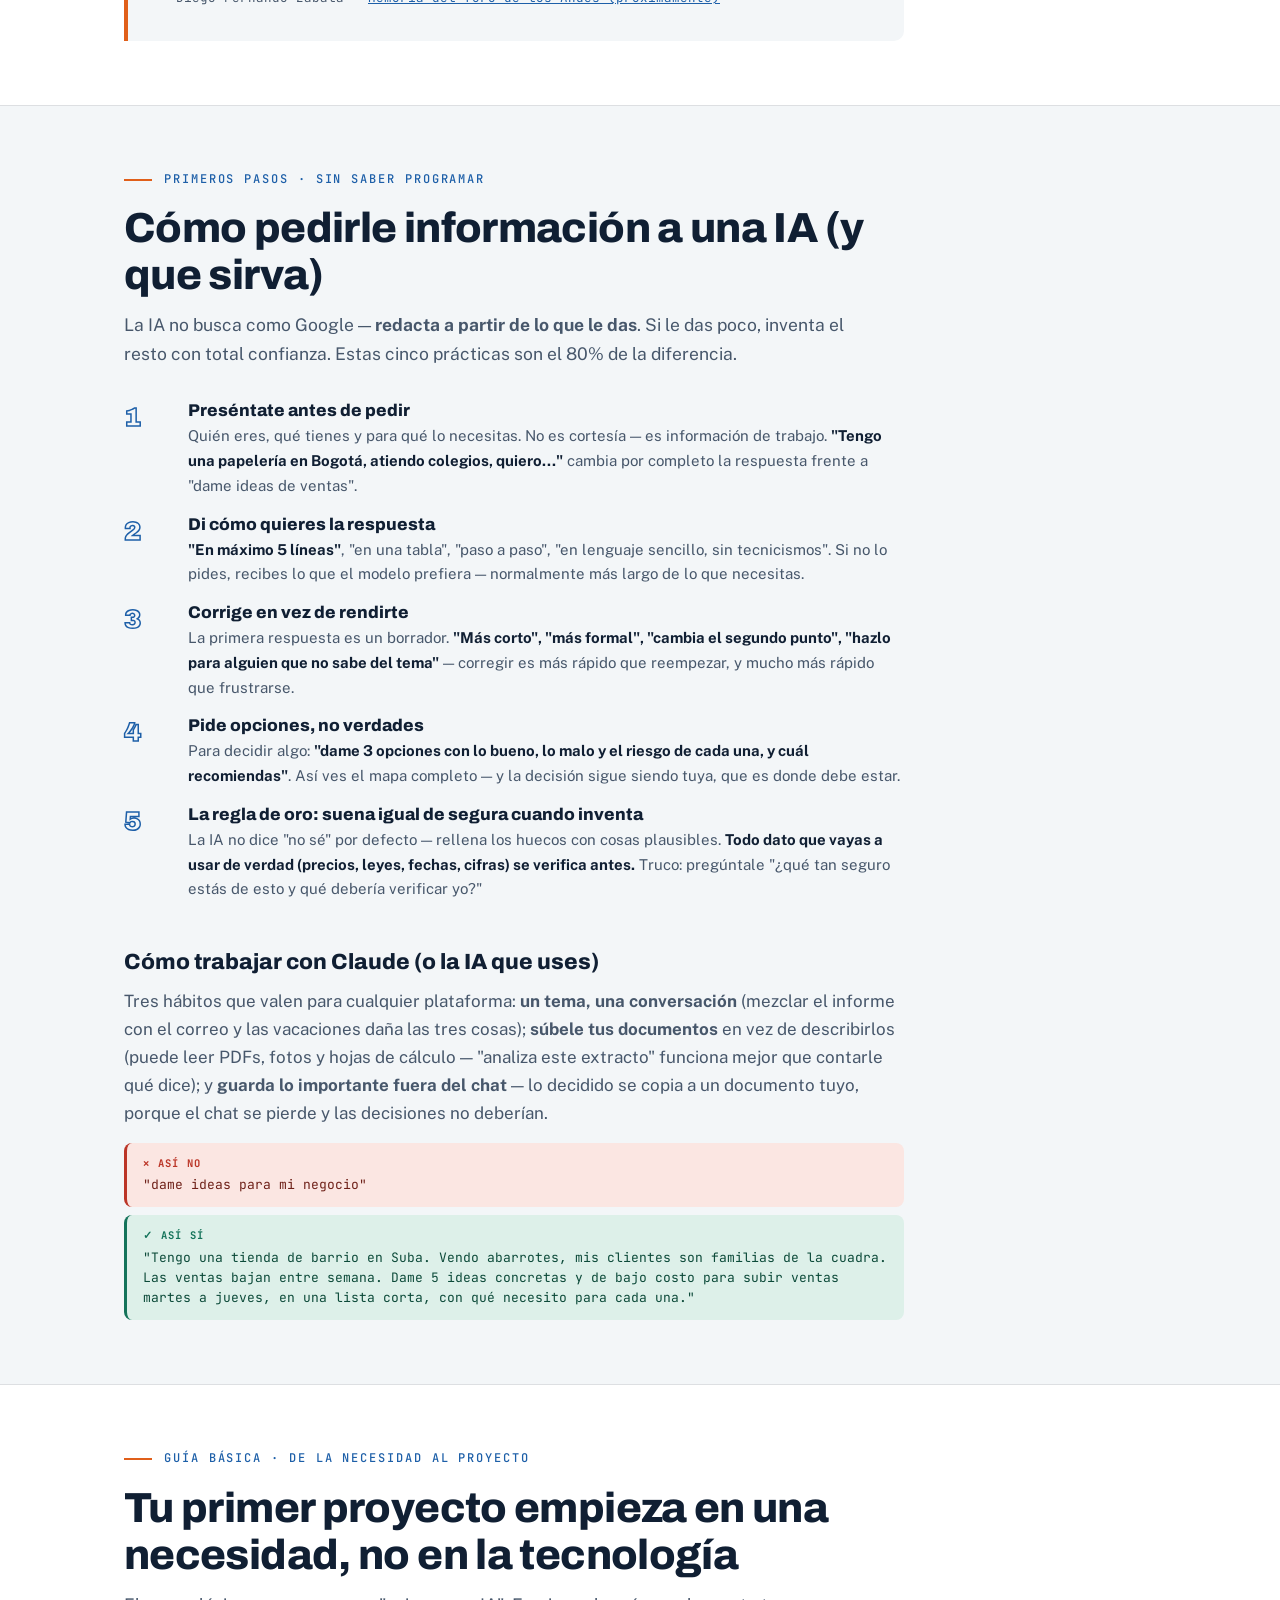
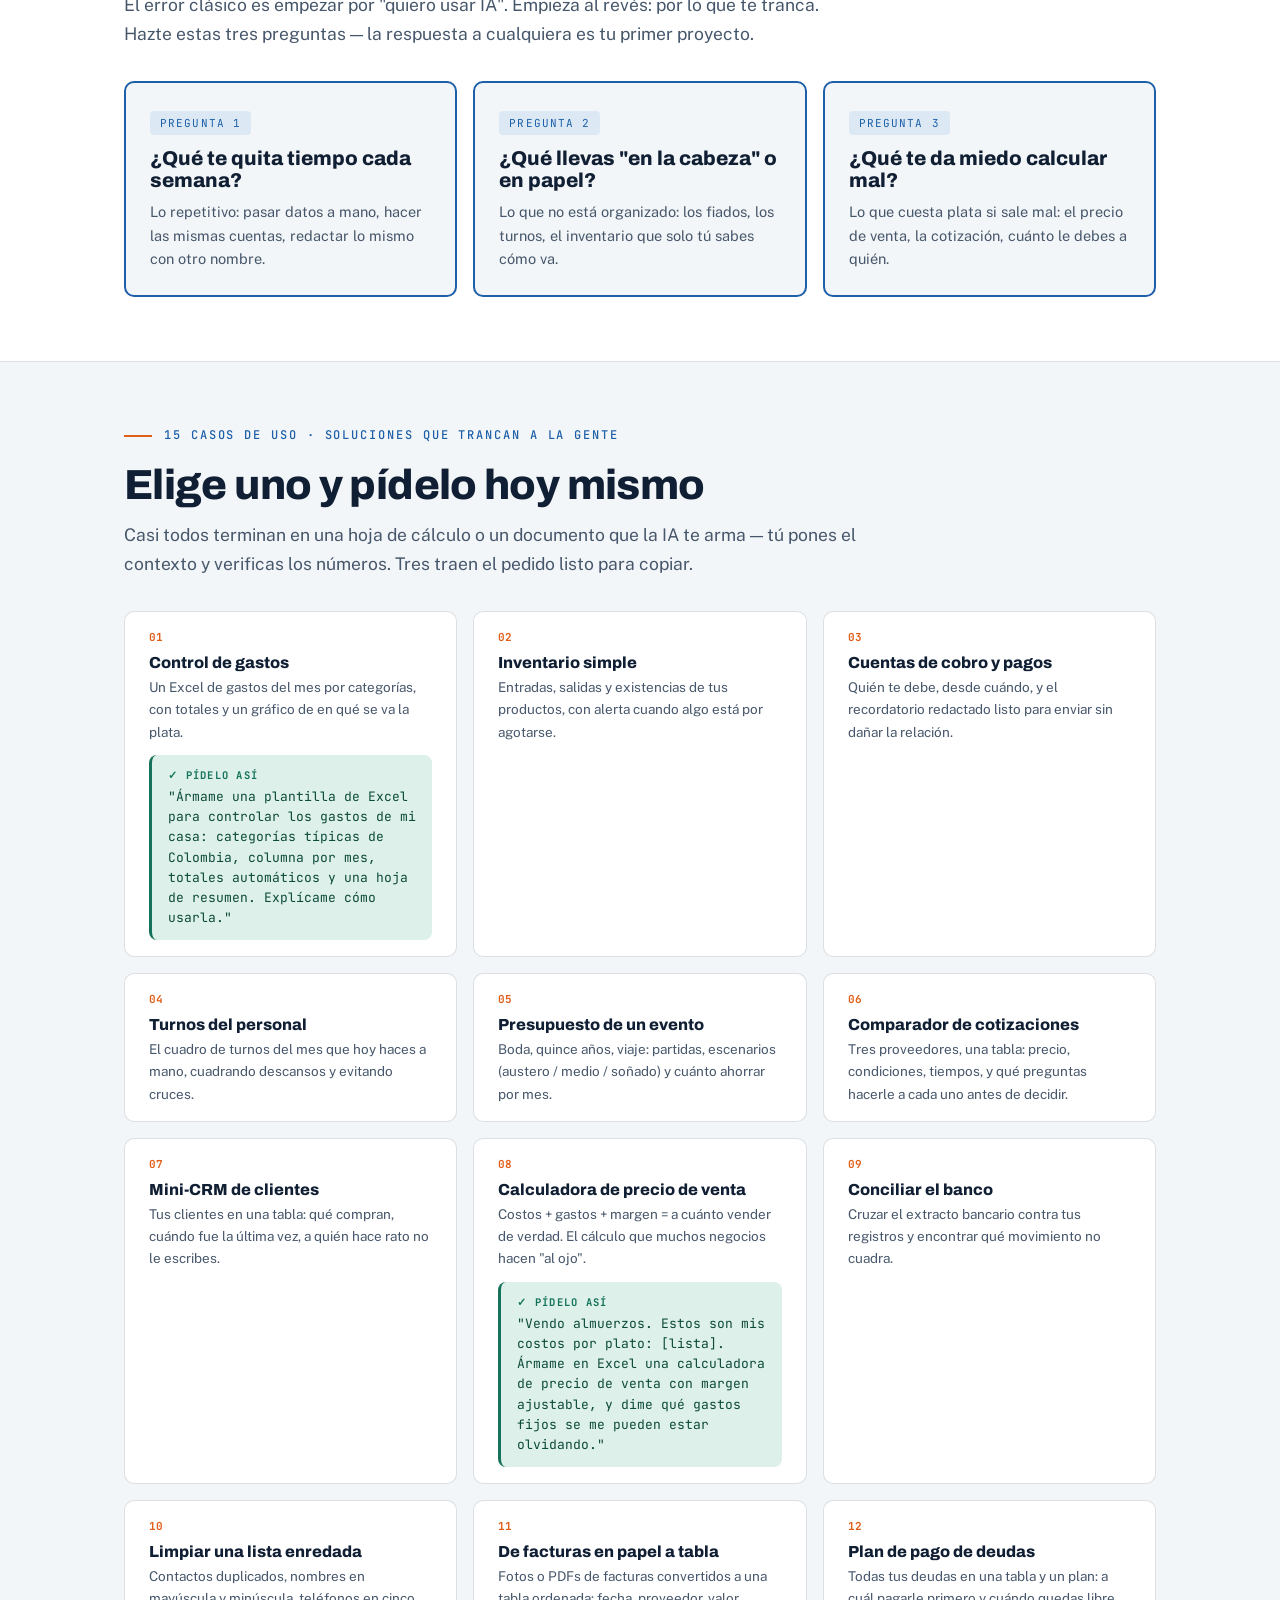
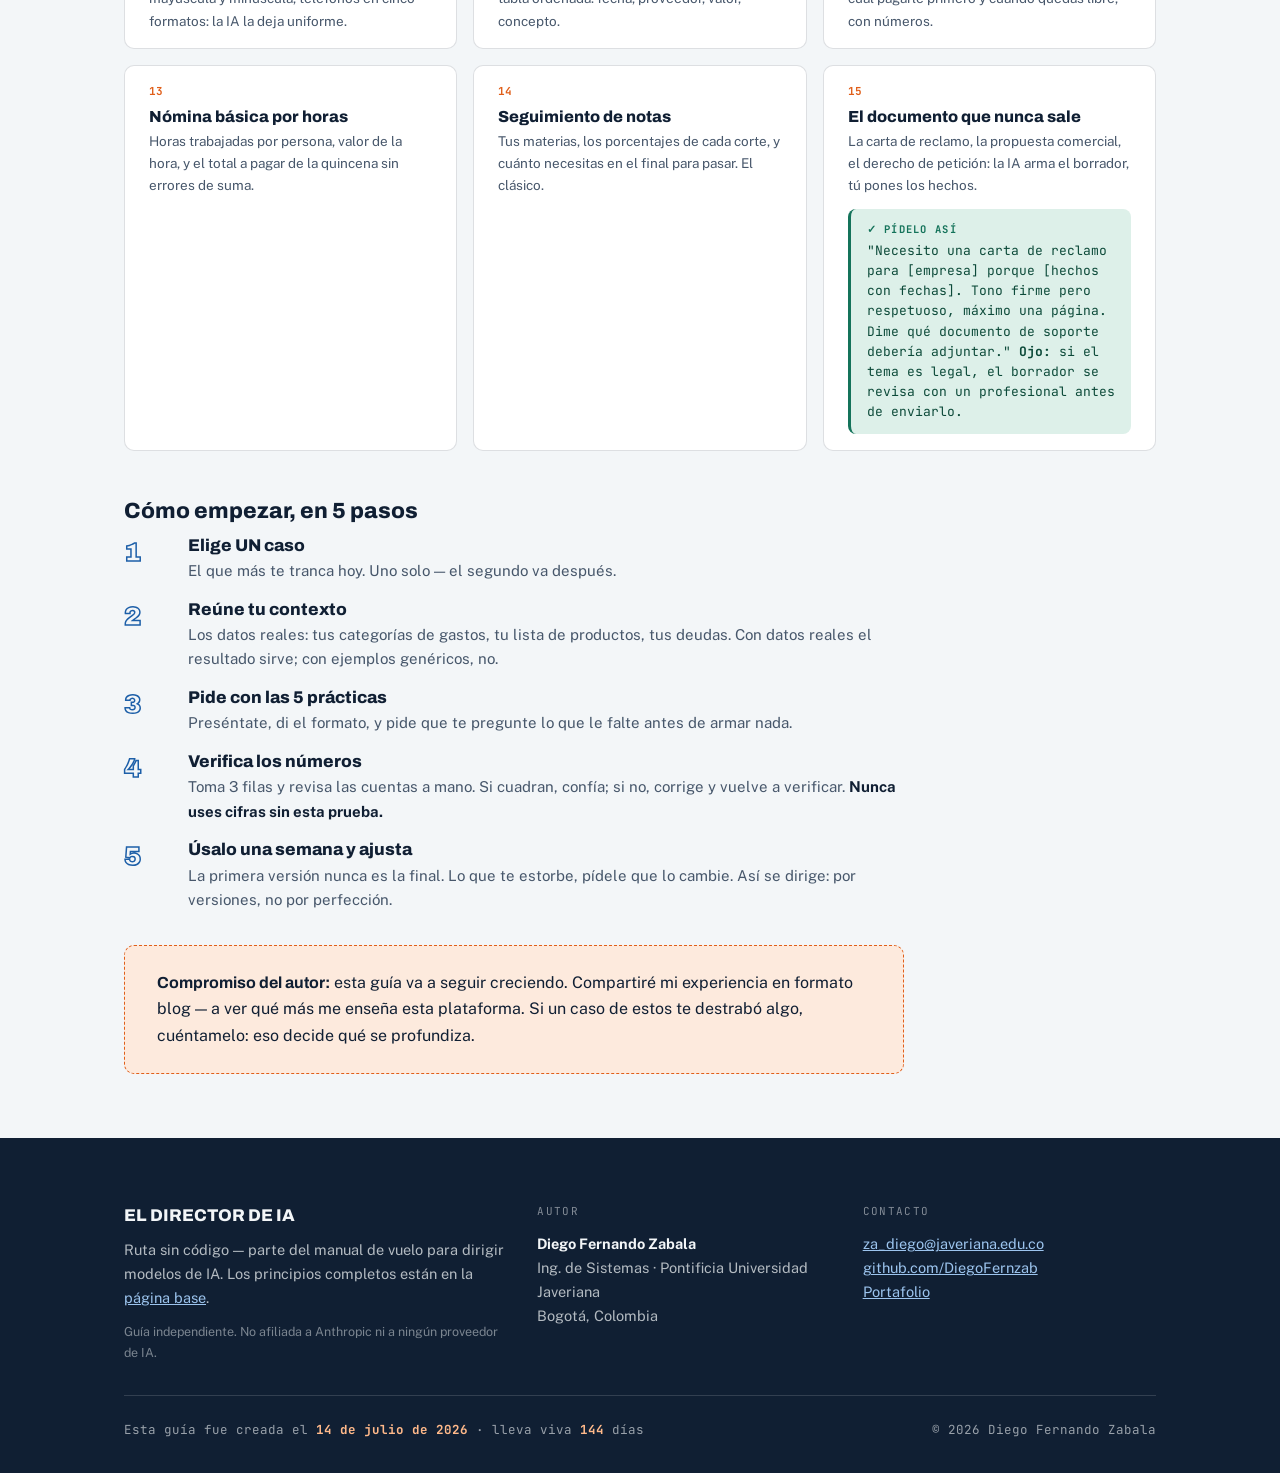
<file: sin-codigo.html>
<!DOCTYPE html>
<html lang="es">
<head>
<meta charset="UTF-8">
<meta name="viewport" content="width=device-width, initial-scale=1.0">
<title>No soy ingeniero — y esta guía es para ti | El Director de IA</title>
<meta name="description" content="Cómo trabajar con IA sin saber programar: primeros pasos, cómo pedir información, y 15 casos de uso reales para tu primer proyecto — del Excel de gastos a la carta que nunca te sale.">
<!-- EDITA: reemplaza TU-URL.vercel.app por la URL final al desplegar -->
<meta property="og:title" content="No soy ingeniero — y esta guía de IA es para ti">
<meta property="og:description" content="Primeros pasos con IA sin saber programar, y 15 casos de uso reales para tu primer proyecto.">
<meta property="og:type" content="article">
<meta property="og:url" content="https://TU-URL.vercel.app/sin-codigo.html">
<meta property="og:image" content="https://TU-URL.vercel.app/og.png">
<meta property="og:locale" content="es_CO">
<meta name="twitter:card" content="summary_large_image">
<link rel="preconnect" href="https://fonts.googleapis.com">
<link rel="preconnect" href="https://fonts.gstatic.com" crossorigin>
<link href="https://fonts.googleapis.com/css2?family=Archivo:wdth,wght@62..125,400..900&family=Public+Sans:ital,wght@0,400;0,500;0,600;0,700;1,400&family=JetBrains+Mono:wght@400;500;700&display=swap" rel="stylesheet">
<link rel="stylesheet" href="estilos.css">
</head>
<body>

<nav class="nav">
  <div class="nav-inner">
    <a class="nav-logo" href="index.html">EL DIRECTOR DE IA <span class="chip">SIN CÓDIGO</span></a>
    <div class="nav-links">
      <a href="#experiencia">Mi experiencia</a>
      <a href="#primeros-pasos">Primeros pasos</a>
      <a href="#proyecto">Tu primer proyecto</a>
      <a href="#casos">15 casos</a>
      <a class="cta-alt" href="index.html">← Base</a>
      <a class="cta" href="guia-claude.html">Soy técnico</a>
    </div>
  </div>
</nav>

<!-- ============ HERO ============ -->
<header class="hero">
  <div class="container">
    <div class="hero-tag">RUTA SIN CÓDIGO · <b>NO NECESITAS SABER PROGRAMAR PARA DIRIGIR</b></div>
    <h1>No soy ingeniero — <br>y esta guía <span class="resalta">es para ti</span></h1>
    <p class="lede">La IA no es una herramienta de programadores: es una herramienta de gente con problemas por resolver. Aquí está lo que aprendí llegando a este mundo, cómo pedirle bien las cosas, y 15 proyectos que puedes empezar hoy — sin escribir una línea de código.</p>
    <div class="hero-ctas">
      <a class="btn btn-primario" href="#primeros-pasos">Empezar por los primeros pasos →</a>
      <a class="btn btn-secundario" href="#casos">Ver los 15 casos de uso</a>
    </div>
  </div>
</header>

<!-- ============ EXPERIENCIA ============ -->
<section class="alt" id="experiencia">
  <div class="container">
    <div class="sec-head reveal">
      <div class="eyebrow">Por qué existe esta guía</div>
      <h2>Lo que me enseñó llegar a este mundo</h2>
    </div>
    <div class="testimonio reveal">
      <p>Llegué a un foro de inteligencia artificial en la Universidad de los Andes con apenas dos o tres meses de usar esta plataforma: cometiendo errores, y sin dimensionar las capacidades que tiene la IA para la industria. Estar ahí fue ver nuevos horizontes.</p>
      <p>En el lobby, antes de entrar a la charla, entendí algo que me marcó: <b>el mismo modelo, en manos de dos personas distintas, se comporta diferente.</b> Adentro, el ámbito fue mucho más empresarial — y escuché la misma conclusión cuatro veces, desde cuatro industrias distintas. Me quedé con una frase:</p>
      <p class="destacada">"La IA es más aprender sobre <span>el pasado</span> que sobre el futuro."</p>
      <p>Esta guía la hice queriendo mejorar los proyectos que estaba elaborando. Y en el camino aprendí algo incómodo: al paso de dos o tres meses, las herramientas se vuelven obsoletas — <b>pero la base es la misma: la manera como la utilizamos.</b> Trabajar con IA nos invita a aprender a tomar decisiones, a saber por qué una decisión es correcta — y si no lo sabes, a saber preguntarlo. Más de una vez he tenido que preguntarle a la IA qué implica cada decisión en mi proyecto. Y más de una vez he querido implementar algo nuevo y me he encontrado limitado por una decisión que ya había tomado sin entenderla del todo.</p>
      <p>Eso es lo que quiero ahorrarte: no los errores — esos tocan — sino los meses que cuesta entender por qué pasan.</p>
      <p class="firma">— Diego Fernando Zabala · <!-- EDITA: agrega aquí la URL de la página del foro cuando la tengas --> <a href="#" title="Próximamente">Memoria del foro de los Andes (próximamente)</a></p>
    </div>
  </div>
</section>

<!-- ============ PRIMEROS PASOS ============ -->
<section id="primeros-pasos">
  <div class="container">
    <div class="sec-head reveal">
      <div class="eyebrow">Primeros pasos · Sin saber programar</div>
      <h2>Cómo pedirle información a una IA (y que sirva)</h2>
      <p>La IA no busca como Google — <b>redacta a partir de lo que le das</b>. Si le das poco, inventa el resto con total confianza. Estas cinco prácticas son el 80% de la diferencia.</p>
    </div>
    <div class="pasos-lista reveal">
      <div class="paso-item"><span class="pi-num">1</span><div><h4>Preséntate antes de pedir</h4><p>Quién eres, qué tienes y para qué lo necesitas. No es cortesía — es información de trabajo. <b>"Tengo una papelería en Bogotá, atiendo colegios, quiero..."</b> cambia por completo la respuesta frente a "dame ideas de ventas".</p></div></div>
      <div class="paso-item"><span class="pi-num">2</span><div><h4>Di cómo quieres la respuesta</h4><p><b>"En máximo 5 líneas"</b>, "en una tabla", "paso a paso", "en lenguaje sencillo, sin tecnicismos". Si no lo pides, recibes lo que el modelo prefiera — normalmente más largo de lo que necesitas.</p></div></div>
      <div class="paso-item"><span class="pi-num">3</span><div><h4>Corrige en vez de rendirte</h4><p>La primera respuesta es un borrador. <b>"Más corto", "más formal", "cambia el segundo punto", "hazlo para alguien que no sabe del tema"</b> — corregir es más rápido que reempezar, y mucho más rápido que frustrarse.</p></div></div>
      <div class="paso-item"><span class="pi-num">4</span><div><h4>Pide opciones, no verdades</h4><p>Para decidir algo: <b>"dame 3 opciones con lo bueno, lo malo y el riesgo de cada una, y cuál recomiendas"</b>. Así ves el mapa completo — y la decisión sigue siendo tuya, que es donde debe estar.</p></div></div>
      <div class="paso-item"><span class="pi-num">5</span><div><h4>La regla de oro: suena igual de segura cuando inventa</h4><p>La IA no dice "no sé" por defecto — rellena los huecos con cosas plausibles. <b>Todo dato que vayas a usar de verdad (precios, leyes, fechas, cifras) se verifica antes.</b> Truco: pregúntale "¿qué tan seguro estás de esto y qué debería verificar yo?"</p></div></div>
    </div>

    <div class="reveal" style="margin-top: var(--s7); max-width: 780px;">
      <h3 style="font-size: 22px; font-weight: 800; margin-bottom: var(--s3);">Cómo trabajar con Claude (o la IA que uses)</h3>
      <p style="color: var(--tinta-suave); margin-bottom: var(--s4);">Tres hábitos que valen para cualquier plataforma: <b>un tema, una conversación</b> (mezclar el informe con el correo y las vacaciones daña las tres cosas); <b>súbele tus documentos</b> en vez de describirlos (puede leer PDFs, fotos y hojas de cálculo — "analiza este extracto" funciona mejor que contarle qué dice); y <b>guarda lo importante fuera del chat</b> — lo decidido se copia a un documento tuyo, porque el chat se pierde y las decisiones no deberían.</p>
      <div class="malbien">
        <div class="mb mal"><span class="mb-tag">✕ Así no</span>"dame ideas para mi negocio"</div>
        <div class="mb bien"><span class="mb-tag">✓ Así sí</span>"Tengo una tienda de barrio en Suba. Vendo abarrotes, mis clientes son familias de la cuadra. Las ventas bajan entre semana. Dame 5 ideas concretas y de bajo costo para subir ventas martes a jueves, en una lista corta, con qué necesito para cada una."</div>
      </div>
    </div>
  </div>
</section>

<!-- ============ TU PRIMER PROYECTO ============ -->
<section class="alt" id="proyecto">
  <div class="container">
    <div class="sec-head reveal">
      <div class="eyebrow">Guía básica · De la necesidad al proyecto</div>
      <h2>Tu primer proyecto empieza en una necesidad, no en la tecnología</h2>
      <p>El error clásico es empezar por "quiero usar IA". Empieza al revés: por lo que te tranca. Hazte estas tres preguntas — la respuesta a cualquiera es tu primer proyecto.</p>
    </div>
    <div class="ecuacion reveal" style="grid-template-columns: 1fr 1fr 1fr; gap: var(--s4);">
      <div class="eq-card azul"><span class="tag">Pregunta 1</span><h3>¿Qué te quita tiempo cada semana?</h3><p>Lo repetitivo: pasar datos a mano, hacer las mismas cuentas, redactar lo mismo con otro nombre.</p></div>
      <div class="eq-card azul"><span class="tag">Pregunta 2</span><h3>¿Qué llevas "en la cabeza" o en papel?</h3><p>Lo que no está organizado: los fiados, los turnos, el inventario que solo tú sabes cómo va.</p></div>
      <div class="eq-card azul"><span class="tag">Pregunta 3</span><h3>¿Qué te da miedo calcular mal?</h3><p>Lo que cuesta plata si sale mal: el precio de venta, la cotización, cuánto le debes a quién.</p></div>
    </div>
  </div>
</section>

<!-- ============ 15 CASOS ============ -->
<section id="casos">
  <div class="container">
    <div class="sec-head reveal">
      <div class="eyebrow">15 casos de uso · Soluciones que trancan a la gente</div>
      <h2>Elige uno y pídelo hoy mismo</h2>
      <p>Casi todos terminan en una hoja de cálculo o un documento que la IA te arma — tú pones el contexto y verificas los números. Tres traen el pedido listo para copiar.</p>
    </div>
    <div class="casos reveal">
      <div class="caso"><h4>Control de gastos</h4><p>Un Excel de gastos del mes por categorías, con totales y un gráfico de en qué se va la plata.</p>
        <div class="mb bien"><span class="mb-tag">✓ Pídelo así</span>"Ármame una plantilla de Excel para controlar los gastos de mi casa: categorías típicas de Colombia, columna por mes, totales automáticos y una hoja de resumen. Explícame cómo usarla."</div></div>
      <div class="caso"><h4>Inventario simple</h4><p>Entradas, salidas y existencias de tus productos, con alerta cuando algo está por agotarse.</p></div>
      <div class="caso"><h4>Cuentas de cobro y pagos</h4><p>Quién te debe, desde cuándo, y el recordatorio redactado listo para enviar sin dañar la relación.</p></div>
      <div class="caso"><h4>Turnos del personal</h4><p>El cuadro de turnos del mes que hoy haces a mano, cuadrando descansos y evitando cruces.</p></div>
      <div class="caso"><h4>Presupuesto de un evento</h4><p>Boda, quince años, viaje: partidas, escenarios (austero / medio / soñado) y cuánto ahorrar por mes.</p></div>
      <div class="caso"><h4>Comparador de cotizaciones</h4><p>Tres proveedores, una tabla: precio, condiciones, tiempos, y qué preguntas hacerle a cada uno antes de decidir.</p></div>
      <div class="caso"><h4>Mini-CRM de clientes</h4><p>Tus clientes en una tabla: qué compran, cuándo fue la última vez, a quién hace rato no le escribes.</p></div>
      <div class="caso"><h4>Calculadora de precio de venta</h4><p>Costos + gastos + margen = a cuánto vender de verdad. El cálculo que muchos negocios hacen "al ojo".</p>
        <div class="mb bien"><span class="mb-tag">✓ Pídelo así</span>"Vendo almuerzos. Estos son mis costos por plato: [lista]. Ármame en Excel una calculadora de precio de venta con margen ajustable, y dime qué gastos fijos se me pueden estar olvidando."</div></div>
      <div class="caso"><h4>Conciliar el banco</h4><p>Cruzar el extracto bancario contra tus registros y encontrar qué movimiento no cuadra.</p></div>
      <div class="caso"><h4>Limpiar una lista enredada</h4><p>Contactos duplicados, nombres en mayúscula y minúscula, teléfonos en cinco formatos: la IA la deja uniforme.</p></div>
      <div class="caso"><h4>De facturas en papel a tabla</h4><p>Fotos o PDFs de facturas convertidos a una tabla ordenada: fecha, proveedor, valor, concepto.</p></div>
      <div class="caso"><h4>Plan de pago de deudas</h4><p>Todas tus deudas en una tabla y un plan: a cuál pagarle primero y cuándo quedas libre, con números.</p></div>
      <div class="caso"><h4>Nómina básica por horas</h4><p>Horas trabajadas por persona, valor de la hora, y el total a pagar de la quincena sin errores de suma.</p></div>
      <div class="caso"><h4>Seguimiento de notas</h4><p>Tus materias, los porcentajes de cada corte, y cuánto necesitas en el final para pasar. El clásico.</p></div>
      <div class="caso"><h4>El documento que nunca sale</h4><p>La carta de reclamo, la propuesta comercial, el derecho de petición: la IA arma el borrador, tú pones los hechos.</p>
        <div class="mb bien"><span class="mb-tag">✓ Pídelo así</span>"Necesito una carta de reclamo para [empresa] porque [hechos con fechas]. Tono firme pero respetuoso, máximo una página. Dime qué documento de soporte debería adjuntar." <b>Ojo:</b> si el tema es legal, el borrador se revisa con un profesional antes de enviarlo.</div></div>
    </div>

    <div class="reveal" style="margin-top: var(--s7);">
      <h3 style="font-size: 22px; font-weight: 800; margin-bottom: var(--s3);">Cómo empezar, en 5 pasos</h3>
      <div class="pasos-lista">
        <div class="paso-item"><span class="pi-num">1</span><div><h4>Elige UN caso</h4><p>El que más te tranca hoy. Uno solo — el segundo va después.</p></div></div>
        <div class="paso-item"><span class="pi-num">2</span><div><h4>Reúne tu contexto</h4><p>Los datos reales: tus categorías de gastos, tu lista de productos, tus deudas. Con datos reales el resultado sirve; con ejemplos genéricos, no.</p></div></div>
        <div class="paso-item"><span class="pi-num">3</span><div><h4>Pide con las 5 prácticas</h4><p>Preséntate, di el formato, y pide que te pregunte lo que le falte antes de armar nada.</p></div></div>
        <div class="paso-item"><span class="pi-num">4</span><div><h4>Verifica los números</h4><p>Toma 3 filas y revisa las cuentas a mano. Si cuadran, confía; si no, corrige y vuelve a verificar. <b>Nunca uses cifras sin esta prueba.</b></p></div></div>
        <div class="paso-item"><span class="pi-num">5</span><div><h4>Úsalo una semana y ajusta</h4><p>La primera versión nunca es la final. Lo que te estorbe, pídele que lo cambie. Así se dirige: por versiones, no por perfección.</p></div></div>
      </div>
    </div>

    <div class="compromiso reveal" style="margin-top: var(--s6);">
      <b>Compromiso del autor:</b> esta guía va a seguir creciendo. Compartiré mi experiencia en formato blog — a ver qué más me enseña esta plataforma. Si un caso de estos te destrabó algo, cuéntamelo: eso decide qué se profundiza.
    </div>
  </div>
</section>

<!-- ============ FOOTER ============ -->
<footer>
  <div class="container">
    <div class="f-grid">
      <div>
        <div class="f-logo">EL DIRECTOR DE IA</div>
        <p>Ruta sin código — parte del manual de vuelo para dirigir modelos de IA. Los principios completos están en la <a href="index.html">página base</a>.</p>
        <p style="margin-top: 12px; font-size: 12.5px; opacity: .65;">Guía independiente. No afiliada a Anthropic ni a ningún proveedor de IA.</p>
      </div>
      <div>
        <div class="f-titulo">Autor</div>
        <p><b style="color:#f3f6f8;">Diego Fernando Zabala</b><br>Ing. de Sistemas · Pontificia Universidad Javeriana<br>Bogotá, Colombia</p>
      </div>
      <div>
        <div class="f-titulo">Contacto</div>
        <p><a href="mailto:za_diego@javeriana.edu.co">za_diego@javeriana.edu.co</a><br>
        <a href="https://github.com/DiegoFernzab" target="_blank" rel="noopener">github.com/DiegoFernzab</a><br>
        <a href="https://presentacion-personal-six.vercel.app/" target="_blank" rel="noopener">Portafolio</a></p>
      </div>
    </div>
    <div class="f-contador">
      <span>Esta guía fue creada el <b>14 de julio de 2026</b> · lleva viva <b id="diasViva">0</b> días</span>
      <span>© 2026 Diego Fernando Zabala</span>
    </div>
  </div>
</footer>

<script>
(function() {
  var creada = new Date(2026, 6, 14);
  var dias = Math.max(0, Math.floor((Date.now() - creada.getTime()) / 86400000));
  document.getElementById("diasViva").textContent = dias;

  var obs = new IntersectionObserver(function(entries) {
    entries.forEach(function(e) {
      if (e.isIntersecting) { e.target.classList.add("in"); obs.unobserve(e.target); }
    });
  }, { threshold: 0.08 });
  document.querySelectorAll(".reveal").forEach(function(el) { obs.observe(el); });
})();
</script>

</body>
</html>
</file>
<file: estilos.css>
/* ============================================================
   EL DIRECTOR DE IA — sistema de diseño compartido
   Concepto: plano técnico / manual de vuelo
   ============================================================ */
:root {
  --tinta: #101f33;
  --tinta-suave: #47576b;
  --papel: #f3f6f8;
  --papel-alto: #ffffff;
  --plano: #1d5fa8;
  --plano-suave: #dce9f5;
  --senal: #e05f1a;
  --senal-suave: #fdeadd;
  --exito: #14735a;
  --exito-suave: #ddf0e9;
  --alerta: #bb3527;
  --alerta-suave: #fbe6e2;
  --linea: rgba(16, 31, 51, 0.14);
  --linea-fuerte: rgba(16, 31, 51, 0.28);

  --display: "Archivo", sans-serif;
  --texto: "Public Sans", sans-serif;
  --mono: "JetBrains Mono", monospace;

  --s1: 4px; --s2: 8px; --s3: 12px; --s4: 16px;
  --s5: 24px; --s6: 32px; --s7: 48px; --s8: 64px; --s9: 96px;
  --radio: 10px;
}

* { margin: 0; padding: 0; box-sizing: border-box; }
html { scroll-behavior: smooth; }
body {
  background: var(--papel);
  color: var(--tinta);
  font-family: var(--texto);
  font-size: 17px;
  line-height: 1.65;
  -webkit-font-smoothing: antialiased;
}
::selection { background: var(--plano); color: #fff; }
a { color: var(--plano); }
h1, h2, h3, h4 { font-family: var(--display); line-height: 1.12; }

.container { max-width: 1080px; margin: 0 auto; padding: 0 var(--s5); }

.eyebrow {
  font-family: var(--mono); font-size: 12px; font-weight: 500;
  letter-spacing: 0.16em; text-transform: uppercase; color: var(--plano);
  display: flex; align-items: center; gap: var(--s3); margin-bottom: var(--s4);
}
.eyebrow::before { content: ""; width: 28px; height: 2px; background: var(--senal); flex: none; }

/* ============ NAV ============ */
.nav {
  position: fixed; top: 0; left: 0; right: 0; z-index: 200;
  background: rgba(243, 246, 248, 0.92);
  backdrop-filter: blur(8px);
  border-bottom: 1px solid var(--linea);
}
.nav-inner {
  max-width: 1080px; margin: 0 auto; padding: var(--s3) var(--s5);
  display: flex; align-items: center; justify-content: space-between; gap: var(--s4);
}
.nav-logo {
  font-family: var(--display); font-weight: 800; font-size: 15px;
  text-decoration: none; color: var(--tinta);
  display: flex; align-items: center; gap: var(--s2); white-space: nowrap;
}
.nav-logo .chip {
  font-family: var(--mono); font-size: 10px; font-weight: 500; letter-spacing: 0.08em;
  background: var(--tinta); color: var(--papel); padding: 2px 8px; border-radius: 4px;
}
.nav-links { display: flex; gap: var(--s4); align-items: center; flex-wrap: wrap; justify-content: flex-end; }
.nav-links a {
  font-size: 13.5px; font-weight: 600; text-decoration: none; color: var(--tinta-suave);
  transition: color .2s;
}
.nav-links a:hover { color: var(--tinta); }
.nav-links a.cta { background: var(--senal); color: #fff; padding: 7px 14px; border-radius: 999px; }
.nav-links a.cta:hover { background: #c8520f; color: #fff; }
.nav-links a.cta-alt { background: var(--tinta); color: #fff; padding: 7px 14px; border-radius: 999px; }
@media (max-width: 820px) { .nav-links a:not(.cta):not(.cta-alt) { display: none; } }

/* ============ HERO ============ */
.hero {
  position: relative;
  display: flex; flex-direction: column; justify-content: center;
  padding: 140px 0 var(--s8);
  background:
    linear-gradient(rgba(29, 95, 168, 0.055) 1px, transparent 1px),
    linear-gradient(90deg, rgba(29, 95, 168, 0.055) 1px, transparent 1px),
    linear-gradient(rgba(29, 95, 168, 0.09) 1px, transparent 1px),
    linear-gradient(90deg, rgba(29, 95, 168, 0.09) 1px, transparent 1px),
    var(--papel);
  background-size: 24px 24px, 24px 24px, 120px 120px, 120px 120px;
  overflow: hidden;
}
.hero.grande { min-height: 92vh; }
.hero-tag {
  font-family: var(--mono); font-size: 12.5px; color: var(--tinta-suave);
  letter-spacing: 0.1em; margin-bottom: var(--s5);
}
.hero-tag b { color: var(--senal); font-weight: 700; }
.hero h1 {
  font-size: clamp(38px, 6.6vw, 80px);
  font-weight: 900; font-stretch: 92%;
  letter-spacing: -0.02em; max-width: 920px; margin-bottom: var(--s5);
}
.hero h1 .tachado { position: relative; color: var(--tinta-suave); white-space: nowrap; }
.hero h1 .tachado::after {
  content: ""; position: absolute; left: -2%; right: -2%; top: 54%;
  height: 5px; background: var(--senal); transform: rotate(-1.5deg); border-radius: 3px;
}
.hero h1 .resalta { color: var(--plano); }
.hero p.lede {
  font-size: clamp(17px, 2vw, 20px); color: var(--tinta-suave);
  max-width: 660px; margin-bottom: var(--s6);
}
.hero-ctas { display: flex; gap: var(--s4); flex-wrap: wrap; margin-bottom: var(--s6); }

.btn {
  display: inline-flex; align-items: center; gap: var(--s2);
  font-family: var(--display); font-weight: 700; font-size: 16px;
  padding: 14px 26px; border-radius: 999px; text-decoration: none;
  transition: transform .15s ease, box-shadow .15s ease;
  border: none; cursor: pointer;
}
.btn:hover { transform: translateY(-2px); }
.btn-primario { background: var(--senal); color: #fff; box-shadow: 0 4px 14px rgba(224, 95, 26, 0.3); }
.btn-tinta { background: var(--tinta); color: #fff; }
.btn-secundario { background: transparent; color: var(--tinta); border: 2px solid var(--linea-fuerte); }
.btn-secundario:hover { border-color: var(--tinta); }

.aviso-universal {
  display: inline-flex; align-items: center; gap: var(--s2);
  font-family: var(--mono); font-size: 12px; color: var(--tinta-suave);
  border: 1px dashed var(--linea-fuerte); border-radius: 999px;
  padding: 6px 14px;
}
.aviso-universal b { color: var(--plano); }

/* ============ SECCIONES ============ */
section { padding: var(--s8) 0; }
section.grande { padding: var(--s9) 0; }
section.alt { background: var(--papel-alto); border-top: 1px solid var(--linea); border-bottom: 1px solid var(--linea); }
.sec-head { max-width: 740px; margin-bottom: var(--s6); }
.sec-head h2 { font-size: clamp(28px, 4.2vw, 42px); font-weight: 800; letter-spacing: -0.015em; margin-bottom: var(--s3); }
.sec-head p { color: var(--tinta-suave); font-size: 17.5px; }

/* ============ ECUACIÓN ============ */
.ecuacion { display: grid; grid-template-columns: 1fr auto 1fr auto 1fr; gap: var(--s4); align-items: stretch; }
.eq-op { display: flex; align-items: center; justify-content: center; font-family: var(--display); font-size: 36px; font-weight: 800; color: var(--senal); }
.eq-card { background: var(--papel); border: 1px solid var(--linea); border-radius: var(--radio); padding: var(--s5); }
.eq-card .tag {
  font-family: var(--mono); font-size: 11px; letter-spacing: 0.1em; text-transform: uppercase;
  padding: 3px 10px; border-radius: 4px; display: inline-block; margin-bottom: var(--s3);
}
.eq-card h3 { font-size: 20px; font-weight: 800; margin-bottom: var(--s2); }
.eq-card p { font-size: 14.5px; color: var(--tinta-suave); }
.eq-card.gris .tag { background: rgba(16,31,51,0.08); color: var(--tinta-suave); }
.eq-card.azul { border-color: var(--plano); border-width: 2px; }
.eq-card.azul .tag { background: var(--plano-suave); color: var(--plano); }
.eq-card.verde { border-color: var(--exito); border-width: 2px; }
.eq-card.verde .tag { background: var(--exito-suave); color: var(--exito); }
@media (max-width: 860px) { .ecuacion { grid-template-columns: 1fr; } .eq-op { font-size: 26px; } }
.ecuacion-nota {
  margin-top: var(--s5); padding: var(--s5);
  background: var(--tinta); color: var(--papel); border-radius: var(--radio);
  font-size: 16.5px; max-width: 780px;
}
.ecuacion-nota b { color: #ffb98a; }

/* ============ QUIZ ============ */
.quiz {
  background: var(--tinta); color: var(--papel); border-radius: 16px;
  padding: var(--s7) var(--s6); position: relative; overflow: hidden;
}
.quiz::before {
  content: ""; position: absolute; inset: 0; opacity: 0.12; pointer-events: none;
  background:
    linear-gradient(rgba(255,255,255,0.35) 1px, transparent 1px),
    linear-gradient(90deg, rgba(255,255,255,0.35) 1px, transparent 1px);
  background-size: 32px 32px;
  -webkit-mask-image: radial-gradient(ellipse at 80% 20%, black, transparent 65%);
  mask-image: radial-gradient(ellipse at 80% 20%, black, transparent 65%);
}
.quiz > * { position: relative; }
.quiz .eyebrow { color: #9cc4ee; }
.quiz h2 { font-size: clamp(26px, 3.6vw, 38px); font-weight: 800; margin-bottom: var(--s2); }
.quiz .sub { color: rgba(243,246,248,0.75); margin-bottom: var(--s6); max-width: 560px; }
.quiz-progreso { display: flex; gap: var(--s2); margin-bottom: var(--s5); }
.quiz-progreso .paso { height: 5px; flex: 1; border-radius: 3px; background: rgba(255,255,255,0.18); transition: background .3s; }
.quiz-progreso .paso.activo { background: var(--senal); }
.quiz-pregunta { font-family: var(--display); font-size: 21px; font-weight: 700; margin-bottom: var(--s5); min-height: 56px; }
.quiz-opciones { display: grid; gap: var(--s3); }
.quiz-op {
  text-align: left; background: rgba(255,255,255,0.06);
  border: 1px solid rgba(255,255,255,0.22); border-radius: var(--radio);
  color: var(--papel); font-family: var(--texto); font-size: 15.5px;
  padding: var(--s4) var(--s5); cursor: pointer;
  transition: background .15s, border-color .15s, transform .1s;
}
.quiz-op:hover { background: rgba(255,255,255,0.14); border-color: var(--senal); transform: translateX(4px); }
.quiz-resultado { display: none; }
.quiz-resultado.visible { display: block; }
.quiz-form.oculto { display: none; }
.resultado-nivel { font-family: var(--display); font-weight: 900; font-size: clamp(32px, 5vw, 50px); color: var(--senal); margin-bottom: var(--s2); }
.quiz-resultado p { color: rgba(243,246,248,0.85); max-width: 620px; margin-bottom: var(--s5); }
.quiz-reiniciar {
  background: none; border: none; color: #9cc4ee; font-family: var(--mono);
  font-size: 13px; cursor: pointer; text-decoration: underline; margin-left: var(--s4);
}

/* ============ NIVELES (condensados con details) ============ */
.nivel-det {
  border: 1px solid var(--linea); border-radius: var(--radio);
  background: var(--papel-alto); margin-bottom: var(--s4); overflow: hidden;
}
section.alt .nivel-det { background: var(--papel); }
.nivel-det summary {
  list-style: none; cursor: pointer; padding: var(--s5);
  display: grid; grid-template-columns: auto 1fr auto; gap: var(--s4); align-items: center;
  transition: background .15s;
}
.nivel-det summary::-webkit-details-marker { display: none; }
.nivel-det summary:hover { background: rgba(29,95,168,0.04); }
.nivel-det .n-num {
  font-family: var(--display); font-weight: 900; font-size: 40px; line-height: 1;
  color: transparent; -webkit-text-stroke: 2px var(--senal);
}
.nivel-det .n-titulo { font-family: var(--display); font-weight: 800; font-size: 20px; }
.nivel-det .n-etapa { font-family: var(--mono); font-size: 11.5px; color: var(--plano); letter-spacing: 0.06em; }
.nivel-det .n-esencia { font-size: 14.5px; color: var(--tinta-suave); margin-top: 4px; }
.nivel-det .n-flecha { font-family: var(--mono); font-size: 18px; color: var(--tinta-suave); transition: transform .2s; }
.nivel-det[open] .n-flecha { transform: rotate(90deg); }
.nivel-cuerpo { padding: 0 var(--s5) var(--s5); border-top: 1px solid var(--linea); }
.nivel-cuerpo ul.claves { list-style: none; padding-top: var(--s4); display: grid; gap: var(--s3); }
.nivel-cuerpo ul.claves li { padding-left: 26px; position: relative; font-size: 15px; }
.nivel-cuerpo ul.claves li::before { content: "→"; position: absolute; left: 0; color: var(--senal); font-weight: 700; }
.nivel-cuerpo ul.claves li b { color: var(--tinta); }
.pasas {
  margin-top: var(--s4); background: var(--exito-suave); border: 1px solid rgba(20,115,90,0.25);
  border-radius: 8px; padding: var(--s4); font-size: 14.5px;
}
.pasas b { color: var(--exito); font-family: var(--mono); font-size: 11px; letter-spacing: 0.1em; text-transform: uppercase; display: block; margin-bottom: 6px; }

/* ============ PRÁCTICAS DENTRO DE UN NIVEL ============ */
.practicas { display: grid; grid-template-columns: 1fr 1fr; gap: var(--s4); margin-top: var(--s5); }
@media (max-width: 820px) { .practicas { grid-template-columns: 1fr; } }
.practica {
  background: var(--papel); border: 1px solid var(--linea);
  border-radius: var(--radio); padding: var(--s4) var(--s5);
}
section.alt .practica { background: var(--papel-alto); }
.practica h4 { font-size: 16.5px; font-weight: 800; margin-bottom: var(--s2); display: flex; gap: var(--s2); align-items: baseline; }
.practica h4 .p-clave { font-family: var(--mono); font-size: 11.5px; color: var(--senal); font-weight: 700; flex: none; }
.practica p { font-size: 14.5px; color: var(--tinta-suave); }
.practica p + p { margin-top: var(--s2); }
.practica b { color: var(--tinta); }

.nivel-cierre { display: grid; grid-template-columns: 1fr 1fr; gap: var(--s4); margin-top: var(--s4); }
@media (max-width: 820px) { .nivel-cierre { grid-template-columns: 1fr; } }
.caja-errores, .caja-pasas { border-radius: var(--radio); padding: var(--s4) var(--s5); }
.caja-errores { background: var(--alerta-suave); border: 1px solid rgba(187,53,39,0.25); }
.caja-pasas { background: var(--exito-suave); border: 1px solid rgba(20,115,90,0.25); }
.caja-errores h5, .caja-pasas h5 {
  font-family: var(--mono); font-size: 11px; letter-spacing: 0.1em; text-transform: uppercase;
  margin-bottom: var(--s3); font-weight: 700;
}
.caja-errores h5 { color: var(--alerta); }
.caja-pasas h5 { color: var(--exito); }
.caja-errores ul, .caja-pasas ul { list-style: none; }
.caja-errores li, .caja-pasas li {
  font-size: 14px; padding-left: 22px; position: relative; margin-bottom: var(--s2); color: var(--tinta);
}
.caja-errores li:last-child, .caja-pasas li:last-child { margin-bottom: 0; }
.caja-errores li::before { content: "✕"; position: absolute; left: 0; color: var(--alerta); font-weight: 700; }
.caja-pasas li::before { content: "✓"; position: absolute; left: 0; color: var(--exito); font-weight: 700; }

/* ============ MAL / BIEN ============ */
.malbien { margin-top: var(--s3); display: grid; gap: var(--s2); }
.mb { font-family: var(--mono); font-size: 13px; line-height: 1.55; border-radius: 8px; padding: var(--s3) var(--s4); border-left: 3px solid; }
.mb .mb-tag { font-weight: 700; font-size: 10.5px; letter-spacing: 0.12em; text-transform: uppercase; display: block; margin-bottom: 4px; }
.mb.mal { background: var(--alerta-suave); border-color: var(--alerta); color: #6e2018; }
.mb.mal .mb-tag { color: var(--alerta); }
.mb.bien { background: var(--exito-suave); border-color: var(--exito); color: #0c4a39; }
.mb.bien .mb-tag { color: var(--exito); }

/* ============ 7 ERRORES ============ */
.errores-grid { display: grid; gap: var(--s4); }
.error-card {
  display: grid; grid-template-columns: 52px 1fr 1fr; gap: var(--s5);
  background: var(--papel-alto); border: 1px solid var(--linea);
  border-radius: var(--radio); padding: var(--s5); align-items: start;
}
section.alt .error-card { background: var(--papel); }
.error-card .en { font-family: var(--display); font-weight: 900; font-size: 34px; color: transparent; -webkit-text-stroke: 1.5px var(--alerta); line-height: 1; }
.error-card h4 { font-size: 17.5px; font-weight: 800; margin-bottom: var(--s1); }
.error-card .sintoma { font-size: 14px; color: var(--tinta-suave); }
.error-card .costo { font-family: var(--mono); font-size: 11.5px; color: var(--alerta); margin-top: var(--s2); display: block; }
.error-card .fix { font-size: 14px; }
.error-card .fix .fx {
  font-family: var(--mono); font-size: 10.5px; letter-spacing: 0.12em; text-transform: uppercase;
  color: var(--exito); font-weight: 700; display: block; margin-bottom: 4px;
}
@media (max-width: 820px) { .error-card { grid-template-columns: 1fr; gap: var(--s3); } .error-card .en { font-size: 26px; } }

/* ============ ANATOMÍA ============ */
.anatomia { display: grid; grid-template-columns: 0.9fr 1.1fr; gap: var(--s6); align-items: start; }
@media (max-width: 900px) { .anatomia { grid-template-columns: 1fr; } }
.anatomia-piezas { display: grid; gap: var(--s3); }
.pieza { display: grid; grid-template-columns: auto 1fr; gap: var(--s4); align-items: baseline; padding: var(--s3) 0; border-bottom: 1px solid var(--linea); }
.pieza .pk { font-family: var(--mono); font-size: 12px; font-weight: 700; color: #fff; background: var(--plano); padding: 3px 10px; border-radius: 4px; white-space: nowrap; }
.pieza .pd { font-size: 14.5px; color: var(--tinta-suave); }
.pieza .pd b { color: var(--tinta); }
.prompt-demo {
  background: var(--tinta); color: #dbe7f3; border-radius: var(--radio);
  padding: var(--s5); font-family: var(--mono); font-size: 13px; line-height: 1.75;
  position: sticky; top: 90px;
}
.prompt-demo .pl { color: #ffb98a; font-weight: 700; }
.prompt-demo .cm { color: #7d93ab; }

/* ============ PRINCIPIOS ============ */
.principios { display: grid; grid-template-columns: 1fr 1fr; gap: 0; border: 1px solid var(--linea); border-radius: var(--radio); overflow: hidden; }
@media (max-width: 760px) { .principios { grid-template-columns: 1fr; } }
.principio { padding: var(--s4) var(--s5); background: var(--papel-alto); border-bottom: 1px solid var(--linea); border-right: 1px solid var(--linea); display: flex; gap: var(--s4); align-items: baseline; }
section.alt .principio { background: var(--papel); }
.principio .pn { font-family: var(--mono); font-size: 12px; color: var(--senal); font-weight: 700; flex: none; }
.principio p { font-size: 15px; }
.principio p b { font-family: var(--display); font-weight: 800; }

/* ============ BANDA DE RUTAS ============ */
.banda-rutas { display: grid; grid-template-columns: 1fr 1fr; gap: var(--s4); }
@media (max-width: 760px) { .banda-rutas { grid-template-columns: 1fr; } }
.ruta-card {
  text-decoration: none; color: var(--tinta);
  border: 2px solid var(--linea-fuerte); border-radius: var(--radio);
  padding: var(--s6); background: var(--papel-alto);
  transition: border-color .2s, transform .15s;
  display: block;
}
section.alt .ruta-card { background: var(--papel); }
.ruta-card:hover { transform: translateY(-3px); }
.ruta-card.tecnica:hover { border-color: var(--plano); }
.ruta-card.humana:hover { border-color: var(--senal); }
.ruta-card .rc-tag { font-family: var(--mono); font-size: 11px; letter-spacing: 0.12em; text-transform: uppercase; display: inline-block; padding: 3px 10px; border-radius: 4px; margin-bottom: var(--s3); }
.ruta-card.tecnica .rc-tag { background: var(--plano-suave); color: var(--plano); }
.ruta-card.humana .rc-tag { background: var(--senal-suave); color: var(--senal); }
.ruta-card h3 { font-size: 22px; font-weight: 800; margin-bottom: var(--s2); }
.ruta-card p { font-size: 15px; color: var(--tinta-suave); margin-bottom: var(--s3); }
.ruta-card .rc-ir { font-family: var(--display); font-weight: 700; font-size: 15px; }
.ruta-card.tecnica .rc-ir { color: var(--plano); }
.ruta-card.humana .rc-ir { color: var(--senal); }

/* ============ GLOSARIO ============ */
.glosario { display: grid; grid-template-columns: repeat(3, 1fr); gap: var(--s4); }
@media (max-width: 900px) { .glosario { grid-template-columns: 1fr 1fr; } }
@media (max-width: 560px) { .glosario { grid-template-columns: 1fr; } }
.termino { background: var(--papel-alto); border: 1px solid var(--linea); border-radius: var(--radio); padding: var(--s4) var(--s5); }
section.alt .termino { background: var(--papel); }
.termino h4 { font-family: var(--mono); font-size: 14px; font-weight: 700; color: var(--plano); margin-bottom: var(--s2); }
.termino p { font-size: 14px; color: var(--tinta-suave); }
.termino p b { color: var(--tinta); }

/* ============ TABLA DE COMANDOS ============ */
.sello {
  display: inline-flex; align-items: center; gap: var(--s2);
  background: var(--exito-suave); border: 1px solid rgba(20,115,90,0.3);
  color: var(--exito); font-family: var(--mono); font-size: 12px;
  padding: 6px 14px; border-radius: 999px; margin-bottom: var(--s4);
}
.filtros { display: flex; gap: var(--s2); flex-wrap: wrap; margin-bottom: var(--s4); }
.filtro-btn {
  font-family: var(--mono); font-size: 12px; padding: 6px 14px;
  border-radius: 999px; border: 1px solid var(--linea-fuerte);
  background: transparent; color: var(--tinta-suave); cursor: pointer;
  transition: all .15s;
}
.filtro-btn:hover { border-color: var(--plano); color: var(--plano); }
.filtro-btn.activo { background: var(--plano); border-color: var(--plano); color: #fff; }
.filtro-busca {
  width: 100%; max-width: 340px; padding: 10px 16px; margin-bottom: var(--s4);
  border: 1px solid var(--linea-fuerte); border-radius: 8px;
  font-family: var(--mono); font-size: 14px; background: var(--papel-alto); color: var(--tinta);
}
.filtro-busca:focus { outline: 2px solid var(--plano); border-color: var(--plano); }
.tabla-cmd { width: 100%; border-collapse: collapse; font-size: 14.5px; }
.tabla-cmd th {
  font-family: var(--mono); font-size: 11px; letter-spacing: 0.1em; text-transform: uppercase;
  text-align: left; color: var(--tinta-suave); padding: var(--s3) var(--s4);
  border-bottom: 2px solid var(--linea-fuerte);
}
.tabla-cmd td { padding: var(--s3) var(--s4); border-bottom: 1px solid var(--linea); vertical-align: top; }
.tabla-cmd td.cmd { font-family: var(--mono); font-weight: 700; font-size: 13.5px; color: var(--plano); white-space: nowrap; }
.tabla-cmd td.cat { font-family: var(--mono); font-size: 11px; color: var(--tinta-suave); white-space: nowrap; }
.tabla-cmd tr.oculta { display: none; }
@media (max-width: 700px) {
  .tabla-cmd thead { display: none; }
  .tabla-cmd tr { display: block; padding: var(--s3) 0; border-bottom: 1px solid var(--linea); }
  .tabla-cmd td { display: block; border: none; padding: 2px var(--s2); }
}

/* ============ BLOQUES DE CÓDIGO / PROMPT COPIABLE ============ */
.bloque-codigo {
  position: relative; background: var(--tinta); color: #dbe7f3;
  border-radius: var(--radio); padding: var(--s5);
  font-family: var(--mono); font-size: 13px; line-height: 1.7;
  overflow-x: auto; margin: var(--s4) 0;
  white-space: pre-wrap;
}
.bloque-codigo .cm { color: #7d93ab; }
.bloque-codigo .hl { color: #ffb98a; }
.btn-copiar {
  position: absolute; top: 12px; right: 12px;
  font-family: var(--mono); font-size: 11px; padding: 5px 12px;
  background: rgba(255,255,255,0.12); color: #dbe7f3;
  border: 1px solid rgba(255,255,255,0.25); border-radius: 6px; cursor: pointer;
  transition: background .15s;
}
.btn-copiar:hover { background: rgba(255,255,255,0.22); }
.btn-copiar.copiado { background: var(--exito); border-color: var(--exito); color: #fff; }

/* ============ DÍA 0 / DETAILS GENÉRICOS ============ */
.paso-det { border: 1px solid var(--linea); border-radius: var(--radio); background: var(--papel-alto); margin-bottom: var(--s3); overflow: hidden; }
section.alt .paso-det { background: var(--papel); }
.paso-det summary {
  list-style: none; cursor: pointer; padding: var(--s4) var(--s5);
  display: flex; align-items: center; gap: var(--s4);
  font-family: var(--display); font-weight: 700; font-size: 17px;
}
.paso-det summary::-webkit-details-marker { display: none; }
.paso-det summary .p-num { font-family: var(--mono); font-size: 12px; color: var(--senal); font-weight: 700; flex: none; }
.paso-det summary .p-flecha { margin-left: auto; font-family: var(--mono); color: var(--tinta-suave); transition: transform .2s; }
.paso-det[open] summary .p-flecha { transform: rotate(90deg); }
.paso-det .paso-cuerpo { padding: 0 var(--s5) var(--s5); border-top: 1px solid var(--linea); font-size: 15px; }
.paso-det .paso-cuerpo > p { margin-top: var(--s4); color: var(--tinta-suave); }
.paso-det .paso-cuerpo b { color: var(--tinta); }

/* ============ TESTIMONIO ============ */
.testimonio {
  border-left: 4px solid var(--senal);
  background: var(--papel-alto); border-radius: 0 var(--radio) var(--radio) 0;
  padding: var(--s6); max-width: 780px;
}
section.alt .testimonio { background: var(--papel); }
.testimonio p { font-size: 17px; margin-bottom: var(--s4); }
.testimonio p:last-of-type { margin-bottom: 0; }
.testimonio .destacada {
  font-family: var(--display); font-weight: 800; font-size: clamp(20px, 2.8vw, 26px);
  line-height: 1.35; color: var(--tinta); padding: var(--s3) 0;
}
.testimonio .destacada span { color: var(--plano); }
.testimonio .firma { font-family: var(--mono); font-size: 12.5px; color: var(--tinta-suave); margin-top: var(--s4); }

/* ============ CASOS DE USO ============ */
.casos { display: grid; grid-template-columns: repeat(3, 1fr); gap: var(--s4); counter-reset: caso; }
@media (max-width: 900px) { .casos { grid-template-columns: 1fr 1fr; } }
@media (max-width: 560px) { .casos { grid-template-columns: 1fr; } }
.caso {
  background: var(--papel-alto); border: 1px solid var(--linea);
  border-radius: var(--radio); padding: var(--s4) var(--s5);
  counter-increment: caso; position: relative;
}
section.alt .caso { background: var(--papel); }
.caso::before {
  content: counter(caso, decimal-leading-zero);
  font-family: var(--mono); font-size: 11px; font-weight: 700; color: var(--senal);
  display: block; margin-bottom: var(--s2);
}
.caso h4 { font-size: 16px; font-weight: 800; margin-bottom: var(--s1); }
.caso p { font-size: 13.5px; color: var(--tinta-suave); }
.caso .mb { margin-top: var(--s3); }

/* ============ PASOS NUMERADOS ============ */
.pasos-lista { display: grid; gap: var(--s4); max-width: 780px; }
.paso-item { display: grid; grid-template-columns: 48px 1fr; gap: var(--s4); align-items: start; }
.paso-item .pi-num {
  font-family: var(--display); font-weight: 900; font-size: 26px;
  color: transparent; -webkit-text-stroke: 1.5px var(--plano);
  line-height: 1.3;
}
.paso-item h4 { font-size: 17px; font-weight: 800; margin-bottom: 4px; }
.paso-item p { font-size: 15px; color: var(--tinta-suave); }
.paso-item p b { color: var(--tinta); }

/* ============ COMPROMISO ============ */
.compromiso {
  background: var(--senal-suave); border: 1px dashed var(--senal);
  border-radius: var(--radio); padding: var(--s5) var(--s6);
  max-width: 780px; font-size: 16px;
}
.compromiso b { font-family: var(--display); }

/* ============ FOOTER ============ */
footer { background: var(--tinta); color: rgba(243,246,248,0.72); padding: var(--s8) 0 var(--s6); font-size: 14.5px; }
footer .f-grid { display: grid; grid-template-columns: 1.3fr 1fr 1fr; gap: var(--s6); margin-bottom: var(--s6); }
@media (max-width: 760px) { footer .f-grid { grid-template-columns: 1fr; } }
footer a { color: #9cc4ee; }
footer .f-logo { font-family: var(--display); font-weight: 800; color: var(--papel); font-size: 17px; margin-bottom: var(--s2); }
footer .f-titulo { font-family: var(--mono); font-size: 11px; letter-spacing: 0.12em; text-transform: uppercase; color: rgba(243,246,248,0.5); margin-bottom: var(--s3); }
footer .f-contador {
  border-top: 1px solid rgba(255,255,255,0.14); padding-top: var(--s5);
  display: flex; justify-content: space-between; gap: var(--s4); flex-wrap: wrap;
  font-family: var(--mono); font-size: 12.5px; color: rgba(243,246,248,0.6);
}
footer .f-contador b { color: #ffb98a; font-weight: 700; }

/* ============ REVEAL ============ */
.reveal { opacity: 0; transform: translateY(18px); transition: opacity .55s ease, transform .55s ease; }
.reveal.in { opacity: 1; transform: none; }
:focus-visible { outline: 3px solid var(--plano); outline-offset: 2px; }
@media (prefers-reduced-motion: reduce) {
  html { scroll-behavior: auto; }
  .reveal { opacity: 1; transform: none; transition: none; }
}
</file>
